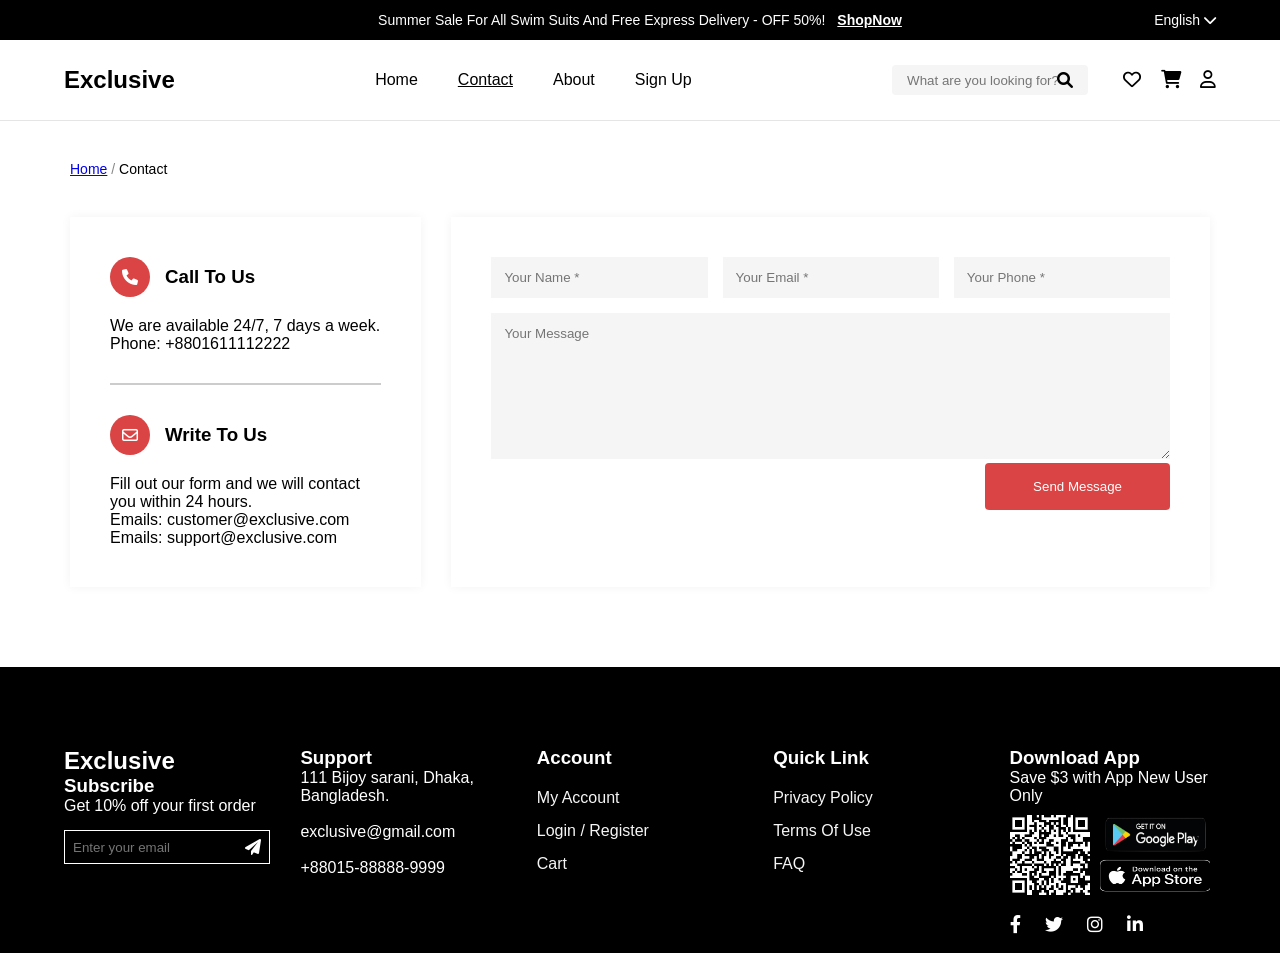
<file: contact.html>
<!DOCTYPE html>
<html lang="ar" dir="ltr">
<head>
    <meta charset="UTF-8">
    <meta name="viewport" content="width=device-width, initial-scale=1.0">
    <title> Contact Us</title>
    <link rel="stylesheet" href="https://cdnjs.cloudflare.com/ajax/libs/font-awesome/6.0.0/css/all.min.css">
    <link rel="stylesheet" href="assets/css/contact.css">
</head>
<body>

    <header class="main-header">
        <div class="top-banner">
            <p>Summer Sale For All Swim Suits And Free Express Delivery - OFF 50%! <a href="#">ShopNow</a></p>
            <div class="lang-selector">
                English <i class="fas fa-chevron-down"></i>
            </div>
        </div>
        
        <nav class="navbar">
            <div class="logo">Exclusive</div>
            <ul class="nav-links">
                <li><a href="homepage.html">Home</a></li>
                <li><a href="contact.html" class="active">Contact</a></li>
                <li><a href="about.html">About</a></li>
                <li><a href="signup.html">Sign Up</a></li>
            </ul>
            <div class="nav-actions">
                <div class="search-box">
                    <input type="text" placeholder="What are you looking for?">
                    <i class="fas fa-search"></i>
                </div>
                <div class="icons">
                    <i class="far fa-heart"></i>
                    <i class="fas fa-shopping-cart"></i>
                    <i class="far fa-user"></i>
                </div>
            </div>
        </nav>
    </header>
    <hr class="divider">

    <div class="container">
        <nav class="breadcrumb">
            <a href="homepage.html">Home</a> / <span>Contact</span>
        </nav>

        <main class="contact-section">
            <aside class="contact-info">
                <div class="info-group">
                    <div class="header-with-icon">
                        <span class="icon-bg"><i class="fas fa-phone"></i></span>
                        <h3>Call To Us</h3>
                    </div>
                    <p>We are available 24/7, 7 days a week.</p>
                    <p>Phone: +8801611112222</p>
                </div>
                <hr class="inner-hr">
                <div class="info-group">
                    <div class="header-with-icon">
                        <span class="icon-bg"><i class="far fa-envelope"></i></span>
                        <h3>Write To Us</h3>
                    </div>
                    <p>Fill out our form and we will contact you within 24 hours.</p>
                    <p>Emails: customer@exclusive.com</p>
                    <p>Emails: support@exclusive.com</p>
                </div>
            </aside>

            <section class="contact-form-container">
                <form>
                    <div class="form-row">
                        <input type="text" placeholder="Your Name *" required>
                        <input type="email" placeholder="Your Email *" required>
                        <input type="tel" placeholder="Your Phone *" required>
                    </div>
                    <textarea placeholder="Your Message" rows="8"></textarea>
                    <div class="btn-wrapper">
                        <button type="submit">Send Message</button>
                    </div>
                </form>
            </section>
        </main>
    </div>

    <footer class="main-footer">
        <div class="footer-grid">
            <div class="footer-col">
                <h2 class="footer-logo">Exclusive</h2>
                <h3>Subscribe</h3>
                <p>Get 10% off your first order</p>
                <div class="subscribe-input">
                    <input type="email" placeholder="Enter your email">
                    <i class="fas fa-paper-plane"></i>
                </div>
            </div>

            <div class="footer-col">
                <h3>Support</h3>
                <p>111 Bijoy sarani, Dhaka, Bangladesh.</p>
                <br>
                <p>exclusive@gmail.com</p>
                <br>
                <p>+88015-88888-9999</p>
            </div>

            <div class="footer-col">
                <h3>Account</h3>
                <ul>
                    <li>My Account</li>
                    <li>Login / Register</li>
                    <li>Cart</li>
                </ul>
            </div>

            <div class="footer-col">
                <h3>Quick Link</h3>
                <ul>
                    <li>Privacy Policy</li>
                    <li>Terms Of Use</li>
                    <li>FAQ</li>
                </ul>
            </div>

            <div class="footer-col">
                <h3>Download App</h3>
                <p class="promo-text">Save $3 with App New User Only</p>
                <div class="app-download-area">
                    <img src="assets/images/qr-code.jpg" alt="QR" class="qr-code">
                    <div class="store-imgs">
                        <img src="assets/images/google-play.png" alt="Google Play">
                        <img src="assets/images/app-store.png" alt="App Store">
                    </div>
                </div>
                <div class="social-links">
                    <i class="fab fa-facebook-f"></i>
                    <i class="fab fa-twitter"></i>
                    <i class="fab fa-instagram"></i>
                    <i class="fab fa-linkedin-in"></i>
                </div>
            </div>
        </div>
       
    </footer>

</body>
</html>
</file>
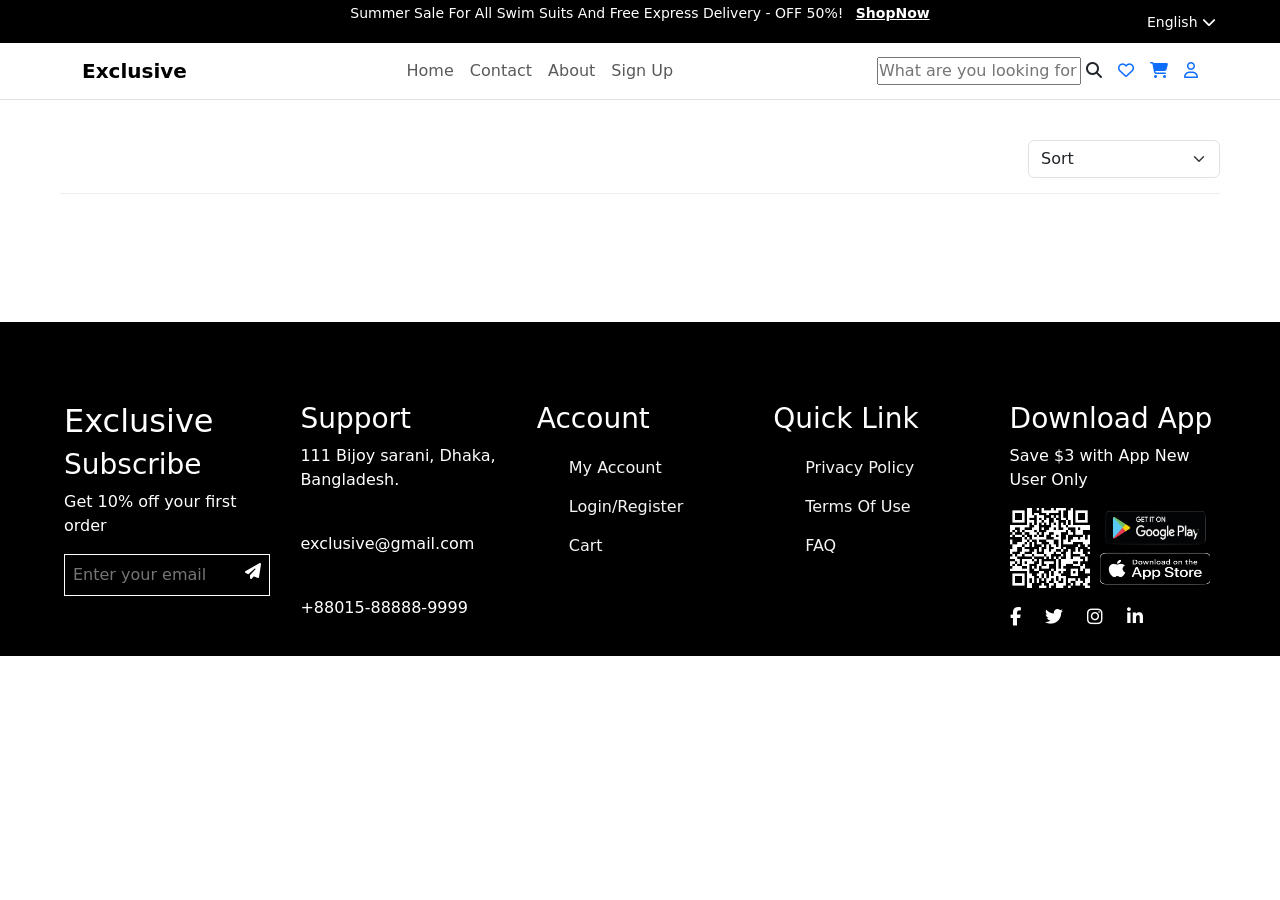
<file: products.html>
<!DOCTYPE html>
<html lang="en">

<head>
  <meta charset="UTF-8">
  <meta name="viewport" content="width=device-width, initial-scale=1.0">
  <title>Products</title>

  <!-- CSS -->
  <link rel="stylesheet" href="assets/css/products.css">

  <!-- Bootstrap -->
  <link href="https://cdn.jsdelivr.net/npm/bootstrap@5.3.8/dist/css/bootstrap.min.css" rel="stylesheet">
  <script src="https://cdn.jsdelivr.net/npm/bootstrap@5.3.8/dist/js/bootstrap.bundle.min.js"></script>

  <!-- Font Awesome -->
  <link rel="stylesheet" href="https://cdnjs.cloudflare.com/ajax/libs/font-awesome/6.5.0/css/all.min.css">
</head>

<body>

  <div class="top-banner">
    <p>Summer Sale For All Swim Suits And Free Express Delivery - OFF 50%! <a href="#">ShopNow</a></p>
    <div class="lang-selector">
      English <i class="fas fa-chevron-down"></i>
    </div>
  </div>

  <nav class="navbar navbar-expand-lg bg-white border-bottom">
    <div class="container">
      <a class="navbar-brand fw-bold" href="#">Exclusive</a>

      <ul class="navbar-nav mx-auto">
        <li class="nav-item"><a class="nav-link" href="homepage.html">Home</a></li>
        <li class="nav-item"><a class="nav-link" href="contact.html">Contact</a></li>
        <li class="nav-item"><a class="nav-link" href="account.html">About</a></li>
        <li class="nav-item"><a class="nav-link" href="signup.html">Sign Up</a></li>
      </ul>

      <div class="d-flex align-items-center gap-3">
        <div class="search-box">
          <input type="text" id="searchInput" placeholder="What are you looking for">
          <i class="fa-solid fa-magnifying-glass" onclick="searchProducts()"></i>
        </div>

        <a href="products.html"><i class="fa-regular fa-heart"></i></a>
        <a href="cart.html"><i class="fa-solid fa-cart-shopping"></i></a>
        <a href="account.html"><i class="fa-regular fa-user"></i></a>
      </div>
    </div>
  </nav>

  <!-- PRODUCTS SECTION -->

  <!-- PRODUCTS SECTION -->
  <section class="products-section">

    <!-- Products count -->
    <div class="products-header d-flex justify-content-between align-items-center mb-4">

      <p class="products-count mb-0" id="productsCount"></p>

      <!-- simple filter placeholder -->
      <select class="form-select w-auto" id="sortProducts">
        <option value="">Sort</option>
        <option value="priceLow">Price: Low → High</option>
        <option value="priceHigh">Price: High → Low</option>
        <option value="name">Name</option>
      </select>

    </div>

    <!-- Products Grid -->
    <div class="products-grid" id="products-container">

      <!-- Skeleton loading -->
      <div class="skeleton-grid" id="skeleton">

        <div class="skeleton-card">
          <div class="skeleton-img"></div>
          <div class="skeleton-body">
            <div class="skeleton-line long"></div>
            <div class="skeleton-line short"></div>
          </div>
        </div>

        <div class="skeleton-card">
          <div class="skeleton-img"></div>
          <div class="skeleton-body">
            <div class="skeleton-line long"></div>
            <div class="skeleton-line short"></div>
          </div>
        </div>

        <div class="skeleton-card">
          <div class="skeleton-img"></div>
          <div class="skeleton-body">
            <div class="skeleton-line long"></div>
            <div class="skeleton-line short"></div>
          </div>
        </div>

        <div class="skeleton-card">
          <div class="skeleton-img"></div>
          <div class="skeleton-body">
            <div class="skeleton-line long"></div>
            <div class="skeleton-line short"></div>
          </div>
        </div>

      </div>

    </div>

    <!-- Pagination -->
    <nav class="pagination-wrap mt-5">
      <ul class="pagination justify-content-center" id="pagination"></ul>
    </nav>

  </section>
  <!-- FOOTER -->

  <footer class="main-footer">
    <div class="footer-grid">
      <div class="footer-col">
        <h2 class="footer-logo">Exclusive</h2>
        <h3>Subscribe</h3>
        <p>Get 10% off your first order</p>
        <div class="subscribe-input">
          <input type="email" placeholder="Enter your email">
          <i class="fas fa-paper-plane"></i>
        </div>
      </div>

      <div class="footer-col">
        <h3>Support</h3>
        <p>111 Bijoy sarani, Dhaka, Bangladesh.</p>
        <br>
        <p>exclusive@gmail.com</p>
        <br>
        <p>+88015-88888-9999</p>
      </div>

      <div class="footer-col">
        <h3>Account</h3>
        <ul>
          <li>My Account</li>
          <li>Login/Register</li>
          <li>Cart</li>
        </ul>
      </div>

      <div class="footer-col">
        <h3>Quick Link</h3>
        <ul>
          <li>Privacy Policy</li>
          <li>Terms Of Use</li>
          <li>FAQ</li>
        </ul>
      </div>

      <div class="footer-col">
        <h3>Download App</h3>
        <p class="promo-text">Save $3 with App New User Only</p>
        <div class="app-download-area">
          <img src="assets/images/qr-code.jpg" alt="QR" class="qr-code">
          <div class="store-imgs">
            <img src="assets/images/google-play.png" alt="Google Play">
            <img src="assets/images/app-store.png" alt="App Store">
          </div>
        </div>
        <div class="social-links">
          <i class="fab fa-facebook-f"></i>
          <i class="fab fa-twitter"></i>
          <i class="fab fa-instagram"></i>
          <i class="fab fa-linkedin-in"></i>
        </div>
      </div>
    </div>
    
  </footer>
  <!-- JS -->
  <script src="assets/js/products.js"></script>

</body>

</html>
</file>
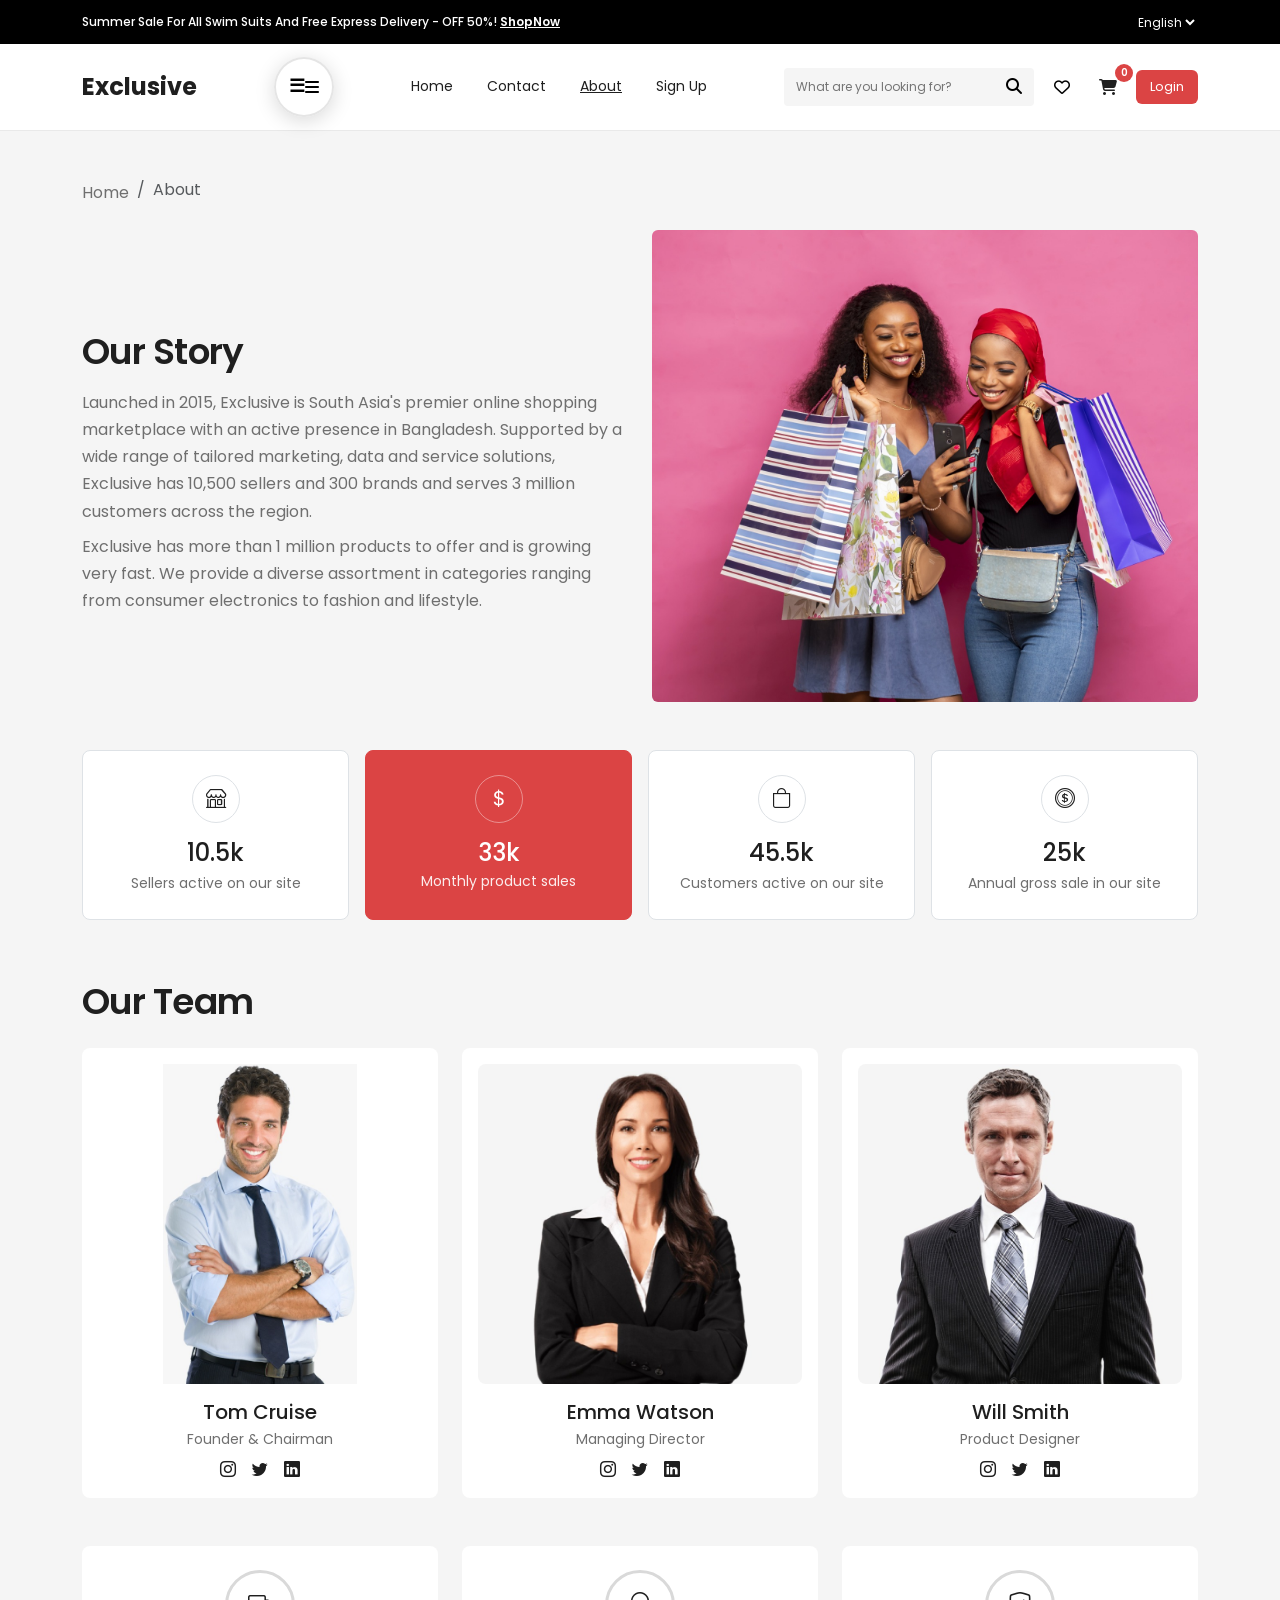
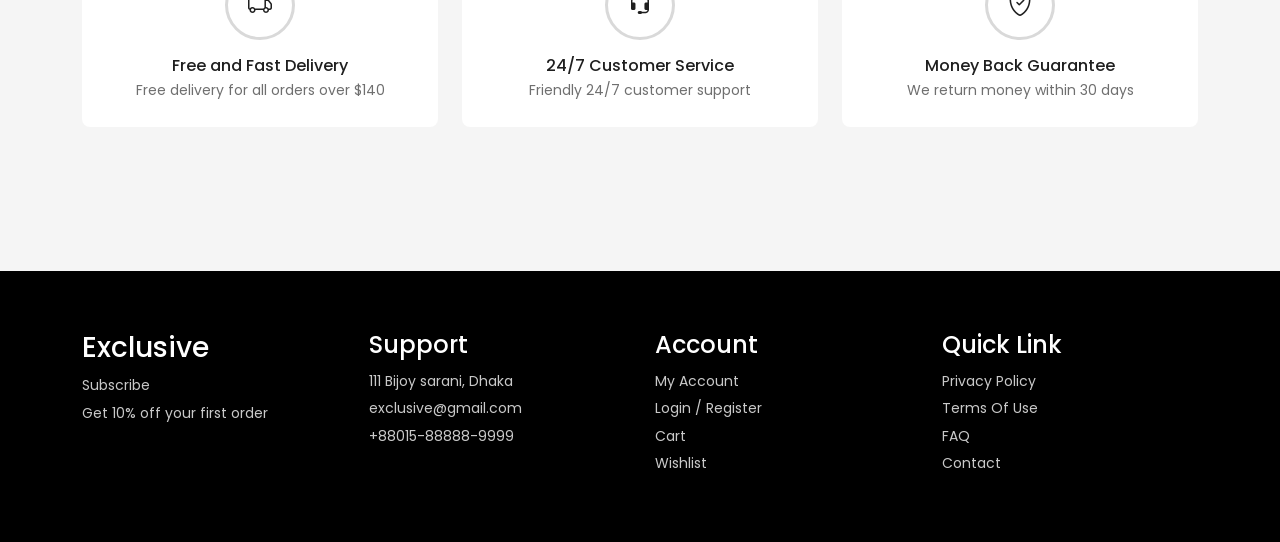
<file: client/about.html>
<!doctype html>
<html lang="en">
	<head>
		<meta charset="UTF-8" />
		<meta name="viewport" content="width=device-width, initial-scale=1.0" />
		<title>About - Exclusive</title>
		<link
			href="https://cdn.jsdelivr.net/npm/bootstrap@5.3.3/dist/css/bootstrap.min.css"
			rel="stylesheet"
		/>
		<link
			href="https://cdn.jsdelivr.net/npm/bootstrap-icons@1.11.3/font/bootstrap-icons.css"
			rel="stylesheet"
		/>
		<link rel="preconnect" href="https://fonts.googleapis.com" />
		<link rel="preconnect" href="https://fonts.gstatic.com" crossorigin />
		<link
			href="https://fonts.googleapis.com/css2?family=Poppins:wght@400;500;600;700&display=swap"
			rel="stylesheet"
		/>
		<link
			rel="stylesheet"
			href="https://cdnjs.cloudflare.com/ajax/libs/font-awesome/6.6.0/css/all.min.css"
		/>
		<link rel="stylesheet" href="./assets/css/base.css" />
		<link rel="stylesheet" href="./assets/css/about.css" />
		<link rel="stylesheet" href="./assets/css/style.css" />
	</head>
	<body class="about-page">
		<div class="top-bar">
			<div class="container top-bar-inner">
				<p>
					Summer Sale For All Swim Suits And Free Express Delivery -
					OFF 50%! <a href="./index.html">ShopNow</a>
				</p>
				<select id="languageSelect" aria-label="Language">
					<option>English</option>
					<option>Arabic</option>
				</select>
			</div>
		</div>

		<header class="header">
			<div class="container header-inner">
				<a class="logo" href="./index.html">Exclusive</a>
				<button
					class="mobile-menu-btn"
					id="mobileMenuBtn"
					aria-label="Open menu"
				>
					<i class="fa-solid fa-bars"></i>
				</button>
				<nav class="nav" id="mainNav">
					<a href="./index.html">Home</a>
					<a href="./contact.html">Contact</a>
					<a class="active" href="./about.html">About</a>
					<a href="./signup.html">Sign Up</a>
				</nav>
				<div class="header-actions">
					<div class="search-box">
						<input
							id="searchInput"
							type="text"
							placeholder="What are you looking for?"
						/>
						<button id="searchBtn" aria-label="Search">
							<i class="fa-solid fa-magnifying-glass"></i>
						</button>
					</div>
					<button class="icon-btn" aria-label="Wishlist">
						<i class="fa-regular fa-heart"></i>
					</button>
					<a
						class="icon-btn cart-icon-wrapper"
						aria-label="Cart"
						href="./cart.html"
					>
						<i class="fa-solid fa-cart-shopping"></i>
						<span class="cart-count-badge" id="cartCount">0</span>
					</a>
					<a class="auth-btn" id="loginBtn" href="./login.html">Login</a>
				</div>
			</div>
		</header>

		<main class="py-5">
			<div class="container">
				<nav aria-label="breadcrumb" class="mb-4">
					<ol class="breadcrumb bg-transparent p-0 mb-0">
						<li class="breadcrumb-item">
							<a href="./index.html" class="text-muted">Home</a>
						</li>
						<li class="breadcrumb-item active" aria-current="page">About</li>
					</ol>
				</nav>

				<section class="mb-5">
					<div class="row align-items-center g-4">
						<div class="col-lg-6">
							<h2 class="fw-semibold mb-3">Our Story</h2>
							<p class="text-muted mb-2">
								Launched in 2015, Exclusive is South Asia's premier online
								shopping marketplace with an active presence in Bangladesh.
								Supported by a wide range of tailored marketing, data and
								service solutions, Exclusive has 10,500 sellers and 300 brands
								and serves 3 million customers across the region.
							</p>
							<p class="text-muted mb-0">
								Exclusive has more than 1 million products to offer and is
								growing very fast. We provide a diverse assortment in categories
								ranging from consumer electronics to fashion and lifestyle.
							</p>
						</div>
						<div class="col-lg-6">
							<img
								src="assets/images/ShoppersWithBags.jpeg"
								alt="Shoppers with bags"
								class="w-100 rounded"
							/>
						</div>
					</div>
				</section>

				<section class="mb-5">
					<div class="row g-3">
						<div class="col-6 col-md-3">
							<div
								class="border rounded-3 py-4 text-center bg-white h-100 stat-card"
							>
								<div
									class="rounded-circle d-flex align-items-center justify-content-center border mb-3 mx-auto"
									style="width: 48px; height: 48px"
								>
									<i class="bi bi-shop fs-5"></i>
								</div>
								<h3 class="h4 mb-1">10.5k</h3>
								<p class="text-muted small mb-0">Sellers active on our site</p>
							</div>
						</div>

						<div class="col-6 col-md-3">
							<div
								class="border rounded-3 py-4 text-center h-100 stat-card active"
							>
								<div
									class="rounded-circle d-flex align-items-center justify-content-center border mb-3 mx-auto"
									style="width: 48px; height: 48px"
								>
									<i class="bi bi-currency-dollar fs-5"></i>
								</div>
								<h3 class="h4 mb-1">33k</h3>
								<p class="small mb-0">Monthly product sales</p>
							</div>
						</div>

						<div class="col-6 col-md-3">
							<div
								class="border rounded-3 py-4 text-center bg-white h-100 stat-card"
							>
								<div
									class="rounded-circle d-flex align-items-center justify-content-center border mb-3 mx-auto"
									style="width: 48px; height: 48px"
								>
									<i class="bi bi-bag fs-5"></i>
								</div>
								<h3 class="h4 mb-1">45.5k</h3>
								<p class="text-muted small mb-0">Customers active on our site</p>
							</div>
						</div>

						<div class="col-6 col-md-3">
							<div
								class="border rounded-3 py-4 text-center bg-white h-100 stat-card"
							>
								<div
									class="rounded-circle d-flex align-items-center justify-content-center border mb-3 mx-auto"
									style="width: 48px; height: 48px"
								>
									<i class="bi bi-coin fs-5"></i>
								</div>
								<h3 class="h4 mb-1">25k</h3>
								<p class="text-muted small mb-0">
									Annual gross sale in our site
								</p>
							</div>
						</div>
					</div>
				</section>

				<section class="mb-5">
					<div class="d-flex justify-content-between align-items-center mb-4">
						<h2 class="fw-semibold mb-0">Our Team</h2>
					</div>

					<div class="row g-4">
						<div class="col-md-4">
							<div class="bg-white rounded-3 h-100 text-center p-3">
								<img
									src="assets/images/person1.jpeg"
									alt="Team member 1"
									class="w-100 mb-3 rounded-3"
									style="height: 320px; object-fit: contain"
								/>
								<h3 class="h5 mb-1">Tom Cruise</h3>
								<p class="text-muted small mb-2">Founder &amp; Chairman</p>
								<div class="d-flex justify-content-center gap-3">
									<a href="#"><i class="bi bi-instagram"></i></a>
									<a href="#"><i class="bi bi-twitter"></i></a>
									<a href="#"><i class="bi bi-linkedin"></i></a>
								</div>
							</div>
						</div>

						<div class="col-md-4">
							<div class="bg-white rounded-3 h-100 text-center p-3">
								<img
									src="assets/images/person2.jpeg"
									alt="Team member 2"
									class="w-100 mb-3 rounded-3"
									style="height: 320px; object-fit: cover"
								/>
								<h3 class="h5 mb-1">Emma Watson</h3>
								<p class="text-muted small mb-2">Managing Director</p>
								<div class="d-flex justify-content-center gap-3">
									<a href="#"><i class="bi bi-instagram"></i></a>
									<a href="#"><i class="bi bi-twitter"></i></a>
									<a href="#"><i class="bi bi-linkedin"></i></a>
								</div>
							</div>
						</div>

						<div class="col-md-4">
							<div class="bg-white rounded-3 h-100 text-center p-3">
								<img
									src="assets/images/person3.jpeg"
									alt="Team member 3"
									class="w-100 mb-3 rounded-3"
									style="height: 320px; object-fit: cover"
								/>
								<h3 class="h5 mb-1">Will Smith</h3>
								<p class="text-muted small mb-2">Product Designer</p>
								<div class="d-flex justify-content-center gap-3">
									<a href="#"><i class="bi bi-instagram"></i></a>
									<a href="#"><i class="bi bi-twitter"></i></a>
									<a href="#"><i class="bi bi-linkedin"></i></a>
								</div>
							</div>
						</div>
					</div>
				</section>

				<section class="pb-3">
					<div class="row g-4 justify-content-center">
						<div class="col-md-4">
							<div class="text-center bg-white rounded-3 py-4 h-100">
								<div
									class="mx-auto mb-3 d-flex align-items-center justify-content-center rounded-circle border border-3"
									style="width: 70px; height: 70px"
								>
									<i class="bi bi-truck fs-4"></i>
								</div>
								<h3 class="h6 mb-1">Free and Fast Delivery</h3>
								<p class="text-muted small mb-0">
									Free delivery for all orders over $140
								</p>
							</div>
						</div>

						<div class="col-md-4">
							<div class="text-center bg-white rounded-3 py-4 h-100">
								<div
									class="mx-auto mb-3 d-flex align-items-center justify-content-center rounded-circle border border-3"
									style="width: 70px; height: 70px"
								>
									<i class="bi bi-headset fs-4"></i>
								</div>
								<h3 class="h6 mb-1">24/7 Customer Service</h3>
								<p class="text-muted small mb-0">
									Friendly 24/7 customer support
								</p>
							</div>
						</div>

						<div class="col-md-4">
							<div class="text-center bg-white rounded-3 py-4 h-100">
								<div
									class="mx-auto mb-3 d-flex align-items-center justify-content-center rounded-circle border border-3"
									style="width: 70px; height: 70px"
								>
									<i class="bi bi-shield-check fs-4"></i>
								</div>
								<h3 class="h6 mb-1">Money Back Guarantee</h3>
								<p class="text-muted small mb-0">
									We return money within 30 days
								</p>
							</div>
						</div>
					</div>
				</section>
			</div>
		</main>

		<footer class="footer">
			<div class="container footer-grid">
				<div>
					<h3>Exclusive</h3>
					<p>Subscribe</p>
					<p>Get 10% off your first order</p>
				</div>
				<div>
					<h4>Support</h4>
					<p>111 Bijoy sarani, Dhaka</p>
					<p>exclusive@gmail.com</p>
					<p>+88015-88888-9999</p>
				</div>
				<div>
					<h4>Account</h4>
					<a href="#">My Account</a>
					<a href="#">Login / Register</a>
					<a href="#">Cart</a>
					<a href="#">Wishlist</a>
				</div>
				<div>
					<h4>Quick Link</h4>
					<a href="#">Privacy Policy</a>
					<a href="#">Terms Of Use</a>
					<a href="#">FAQ</a>
					<a href="#">Contact</a>
				</div>
			</div>
		</footer>

		<script src="https://cdn.jsdelivr.net/npm/bootstrap@5.3.3/dist/js/bootstrap.bundle.min.js"></script>
		<script src="./assets/js/main.js"></script>
		<script src="./assets/js/cart.js"></script>
		<script src="./assets/js/about.js"></script>
	</body>
</html>
</file>
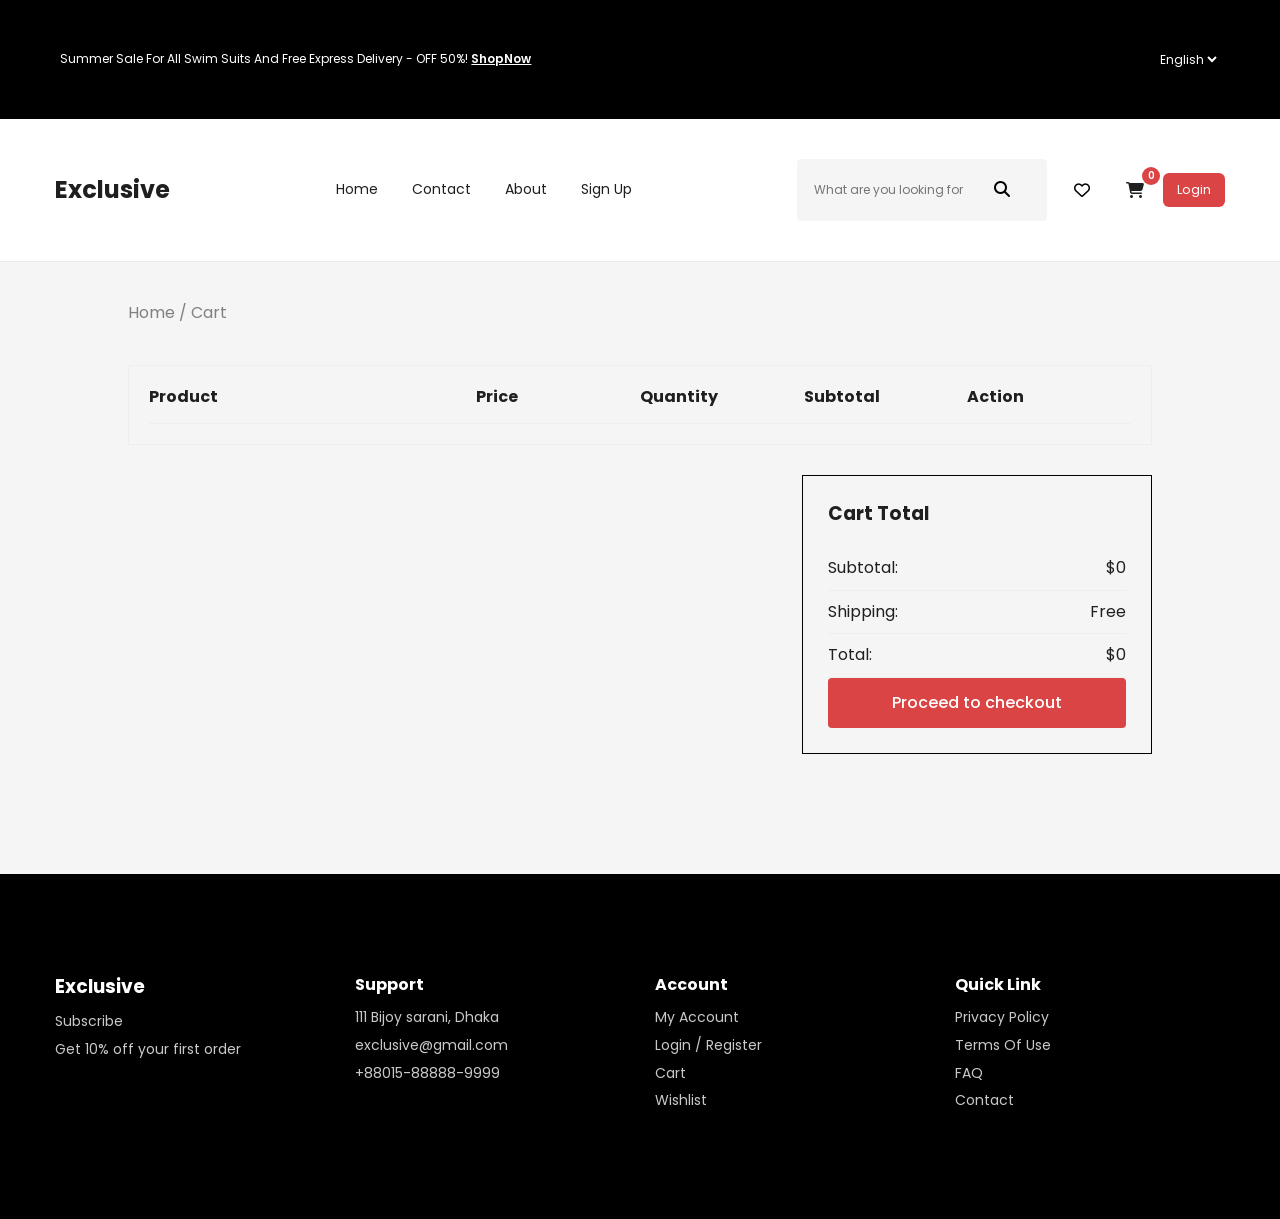
<file: client/cart.html>
<!doctype html>
<html lang="en">
	<head>
		<meta charset="UTF-8" />
		<meta name="viewport" content="width=device-width, initial-scale=1.0" />
		<title>Cart - Exclusive</title>
		<link rel="preconnect" href="https://fonts.googleapis.com" />
		<link rel="preconnect" href="https://fonts.gstatic.com" crossorigin />
		<link
			href="https://fonts.googleapis.com/css2?family=Poppins:wght@400;500;600;700&display=swap"
			rel="stylesheet"
		/>
		<link
			rel="stylesheet"
			href="https://cdnjs.cloudflare.com/ajax/libs/font-awesome/6.6.0/css/all.min.css"
		/>
		<link rel="stylesheet" href="./assets/css/base.css" />
		<link rel="stylesheet" href="./assets/css/cart.css" />
		<link rel="stylesheet" href="./assets/css/style.css" />
	</head>
	<body>
		<div class="top-bar">
			<div class="container top-bar-inner">
				<p>
					Summer Sale For All Swim Suits And Free Express Delivery -
					OFF 50%! <a href="./index.html">ShopNow</a>
				</p>
				<select id="languageSelect" aria-label="Language">
					<option>English</option>
					<option>Arabic</option>
				</select>
			</div>
		</div>

		<header class="header">
			<div class="container header-inner">
				<a class="logo" href="./index.html">Exclusive</a>
				<button
					class="mobile-menu-btn"
					id="mobileMenuBtn"
					aria-label="Open menu"
				>
					<i class="fa-solid fa-bars"></i>
				</button>
				<nav class="nav" id="mainNav">
					<a href="./index.html">Home</a>
					<a href="./contact.html">Contact</a>
					<a href="./about.html">About</a>
					<a href="./signup.html">Sign Up</a>
				</nav>
				<div class="header-actions">
					<div class="search-box">
						<input
							id="searchInput"
							type="text"
							placeholder="What are you looking for?"
						/>
						<button id="searchBtn" aria-label="Search">
							<i class="fa-solid fa-magnifying-glass"></i>
						</button>
					</div>
					<button class="icon-btn" aria-label="Wishlist">
						<i class="fa-regular fa-heart"></i>
					</button>
					<a
						class="icon-btn cart-icon-wrapper"
						aria-label="Cart"
						href="./cart.html"
					>
						<i class="fa-solid fa-cart-shopping"></i>
						<span class="cart-count-badge" id="cartCount">0</span>
					</a>
					<a class="auth-btn" id="loginBtn" href="./login.html">Login</a>
				</div>
			</div>
		</header>

		<div class="container">
			<nav class="breadcrumb">
				<a href="./index.html">Home</a> / <span>Cart</span>
			</nav>

			<div class="cart-wrapper">
				<div class="cart-table">
					<div class="cart-header">
						<span>Product</span>
						<span>Price</span>
						<span>Quantity</span>
						<span>Subtotal</span>
						<span>Action</span>
					</div>

					<div id="cart-items"></div>
				</div>

				<div class="cart-total">
					<h3>Cart Total</h3>

					<div class="row">
						<span>Subtotal:</span>
						<span id="subtotal">$0</span>
					</div>

					<div class="row">
						<span>Shipping:</span>
						<span>Free</span>
					</div>

					<div class="row">
						<span>Total:</span>
						<span id="total">$0</span>
					</div>

					<button id="checkoutBtn" class="checkout-btn">
						Proceed to checkout
					</button>
				</div>
			</div>
		</div>

		<footer class="footer">
			<div class="container footer-grid">
				<div>
					<h3>Exclusive</h3>
					<p>Subscribe</p>
					<p>Get 10% off your first order</p>
				</div>
				<div>
					<h4>Support</h4>
					<p>111 Bijoy sarani, Dhaka</p>
					<p>exclusive@gmail.com</p>
					<p>+88015-88888-9999</p>
				</div>
				<div>
					<h4>Account</h4>
					<a href="#">My Account</a>
					<a href="#">Login / Register</a>
					<a href="#">Cart</a>
					<a href="#">Wishlist</a>
				</div>
				<div>
					<h4>Quick Link</h4>
					<a href="#">Privacy Policy</a>
					<a href="#">Terms Of Use</a>
					<a href="#">FAQ</a>
					<a href="#">Contact</a>
				</div>
			</div>
		</footer>

		<script src="./assets/js/main.js"></script>
		<script src="./assets/js/cart.js"></script>
	</body>
</html>
</file>
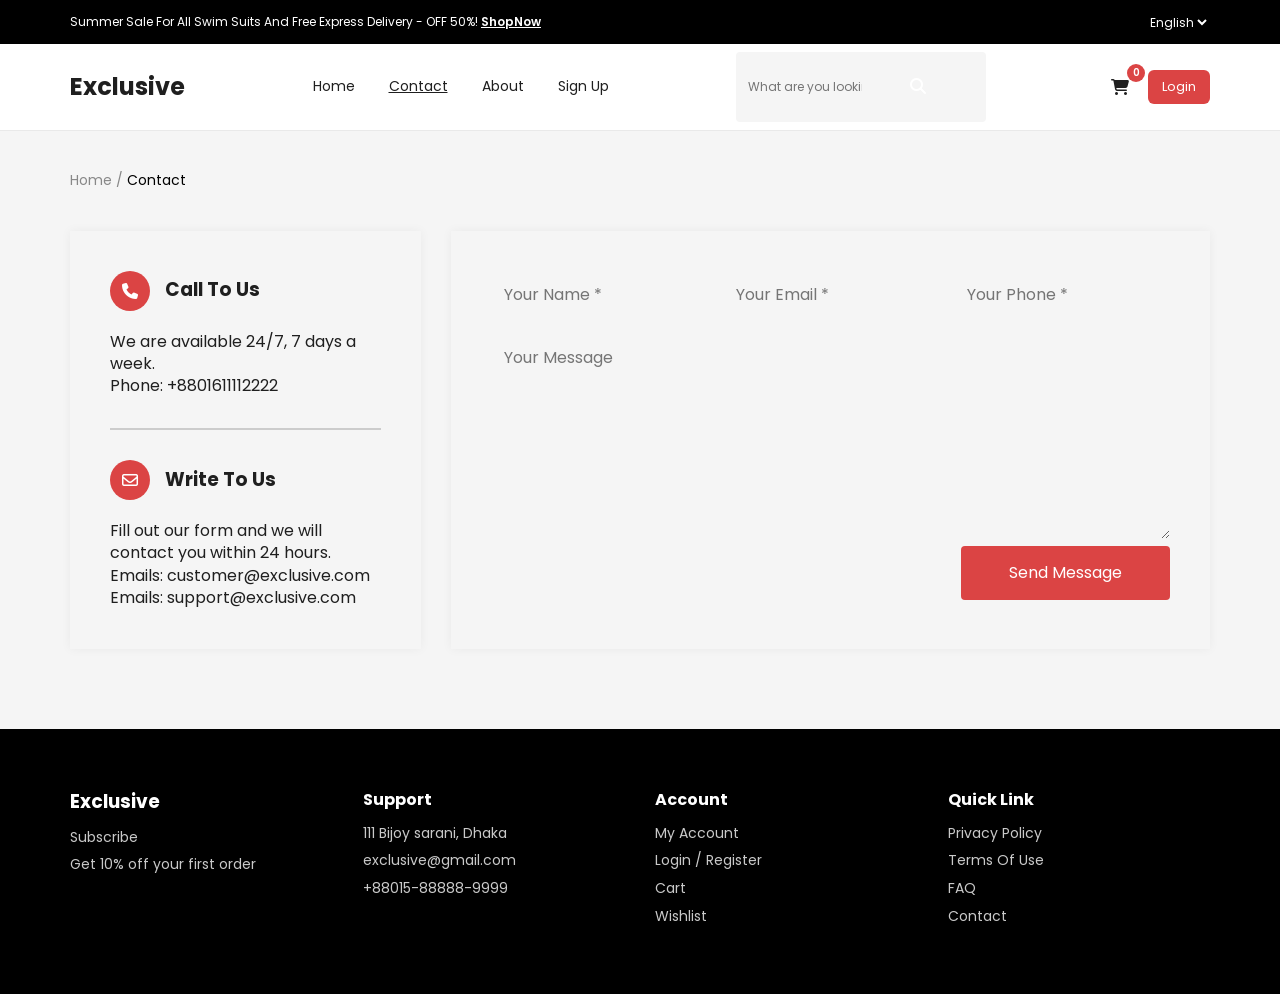
<file: client/contact.html>
<!doctype html>
<html lang="en">
	<head>
		<meta charset="UTF-8" />
		<meta name="viewport" content="width=device-width, initial-scale=1.0" />
		<title>Contact - Exclusive</title>
		<link rel="preconnect" href="https://fonts.googleapis.com" />
		<link rel="preconnect" href="https://fonts.gstatic.com" crossorigin />
		<link
			href="https://fonts.googleapis.com/css2?family=Poppins:wght@400;500;600;700&display=swap"
			rel="stylesheet"
		/>
		<link
			rel="stylesheet"
			href="https://cdnjs.cloudflare.com/ajax/libs/font-awesome/6.6.0/css/all.min.css"
		/>
		<link rel="stylesheet" href="./assets/css/base.css" />
		<link rel="stylesheet" href="./assets/css/contact.css" />
		<link rel="stylesheet" href="./assets/css/style.css" />
	</head>
	<body>
		<div class="top-bar">
			<div class="container top-bar-inner">
				<p>
					Summer Sale For All Swim Suits And Free Express Delivery -
					OFF 50%!
					<a href="./index.html">ShopNow</a>
				</p>
				<select id="languageSelect" aria-label="Language">
					<option>English</option>
					<option>Arabic</option>
				</select>
			</div>
		</div>

		<header class="header">
			<div class="container header-inner">
				<a class="logo" href="./index.html">Exclusive</a>
				<button
					class="mobile-menu-btn"
					id="mobileMenuBtn"
					aria-label="Open menu"
				>
					<i class="fa-solid fa-bars"></i>
				</button>
				<nav class="nav" id="mainNav">
					<a href="./index.html">Home</a>
					<a class="active" href="./contact.html">Contact</a>
					<a href="./about.html">About</a>
					<a href="./signup.html">Sign Up</a>
				</nav>
				<div class="header-actions">
					<div class="search-box">
						<input
							id="searchInput"
							type="text"
							placeholder="What are you looking for?"
						/>
						<button id="searchBtn" aria-label="Search">
							<i class="fa-solid fa-magnifying-glass"></i>
						</button>
					</div>
					<button class="icon-btn" aria-label="Wishlist">
						<i class="fa-regular fa-heart"></i>
					</button>
					<a
						class="icon-btn cart-icon-wrapper"
						aria-label="Cart"
						href="./cart.html"
					>
						<i class="fa-solid fa-cart-shopping"></i>
						<span class="cart-count-badge" id="cartCount">0</span>
					</a>
					<a class="auth-btn" id="loginBtn" href="./login.html">Login</a>
				</div>
			</div>
		</header>

		<div class="container">
			<nav class="breadcrumb">
				<a href="./index.html">Home</a> / <span>Contact</span>
			</nav>

			<main class="contact-section">
				<aside class="contact-info">
					<div class="info-group">
						<div class="header-with-icon">
							<span class="icon-bg"><i class="fas fa-phone"></i></span>
							<h3>Call To Us</h3>
						</div>
						<p>We are available 24/7, 7 days a week.</p>
						<p>Phone: +8801611112222</p>
					</div>
					<hr class="inner-hr" />
					<div class="info-group">
						<div class="header-with-icon">
							<span class="icon-bg"
								><i class="far fa-envelope"></i
							></span>
							<h3>Write To Us</h3>
						</div>
						<p>Fill out our form and we will contact you within 24 hours.</p>
						<p>Emails: customer@exclusive.com</p>
						<p>Emails: support@exclusive.com</p>
					</div>
				</aside>

				<section class="contact-form-container">
					<form>
						<div class="form-row">
							<input type="text" placeholder="Your Name *" required />
							<input type="email" placeholder="Your Email *" required />
							<input type="tel" placeholder="Your Phone *" required />
						</div>
						<textarea placeholder="Your Message" rows="8"></textarea>
						<div class="btn-wrapper">
							<button type="submit">Send Message</button>
						</div>
					</form>
				</section>
			</main>
		</div>

		<footer class="footer">
			<div class="container footer-grid">
				<div>
					<h3>Exclusive</h3>
					<p>Subscribe</p>
					<p>Get 10% off your first order</p>
				</div>
				<div>
					<h4>Support</h4>
					<p>111 Bijoy sarani, Dhaka</p>
					<p>exclusive@gmail.com</p>
					<p>+88015-88888-9999</p>
				</div>
				<div>
					<h4>Account</h4>
					<a href="#">My Account</a>
					<a href="#">Login / Register</a>
					<a href="#">Cart</a>
					<a href="#">Wishlist</a>
				</div>
				<div>
					<h4>Quick Link</h4>
					<a href="#">Privacy Policy</a>
					<a href="#">Terms Of Use</a>
					<a href="#">FAQ</a>
					<a href="#">Contact</a>
				</div>
			</div>
		</footer>

		<script src="./assets/js/main.js"></script>
		<script src="./assets/js/cart.js"></script>
	</body>
</html>
</file>
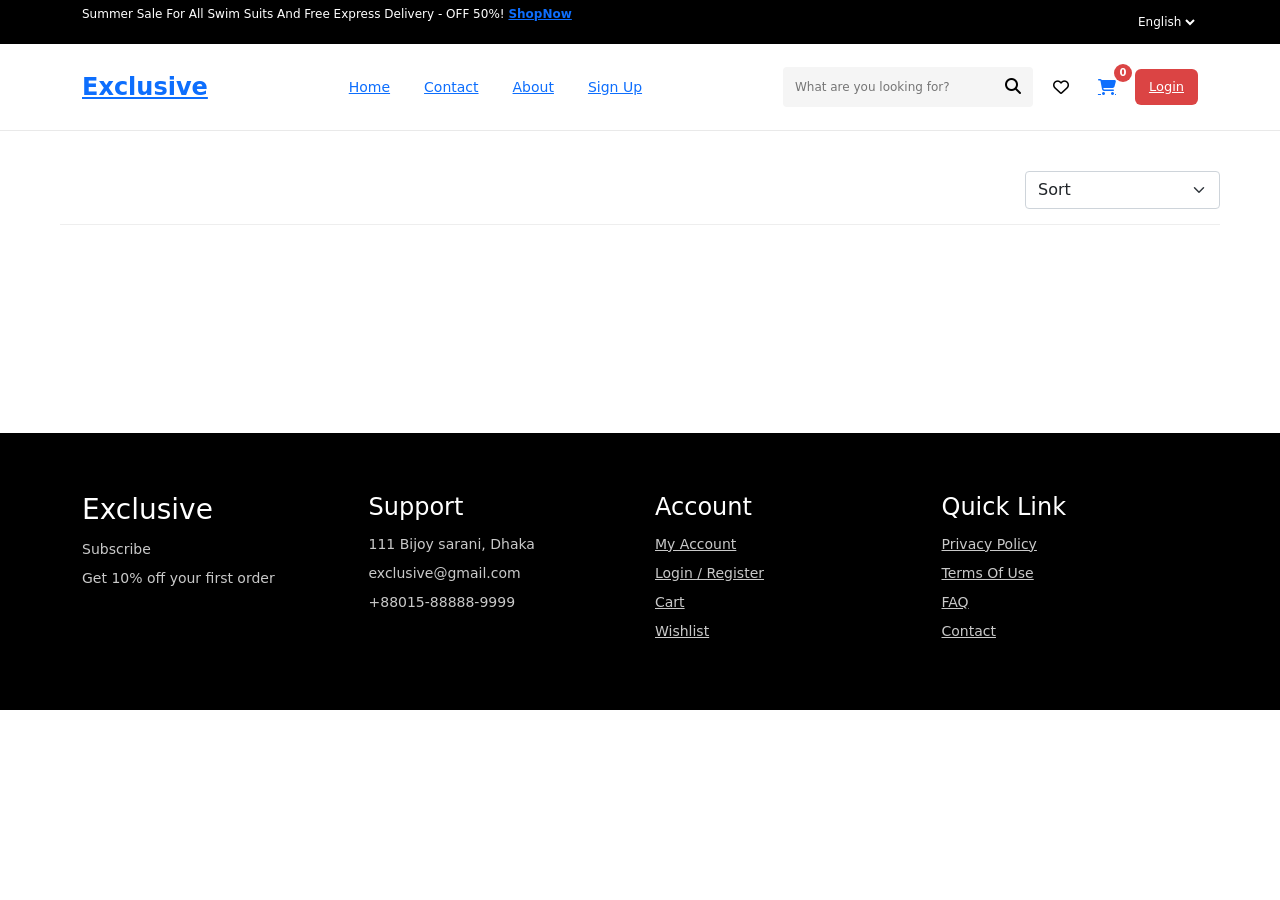
<file: client/products.html>
<!doctype html>
<html lang="en">
	<head>
		<meta charset="UTF-8" />
		<meta name="viewport" content="width=device-width, initial-scale=1.0" />
		<title>Products - Exclusive</title>
		<link rel="preconnect" href="https://fonts.googleapis.com" />
		<link rel="preconnect" href="https://fonts.gstatic.com" crossorigin />
		<link
			href="https://fonts.googleapis.com/css2?family=Poppins:wght@400;500;600;700&display=swap"
			rel="stylesheet"
		/>
		<link
			rel="stylesheet"
			href="https://cdnjs.cloudflare.com/ajax/libs/font-awesome/6.6.0/css/all.min.css"
		/>
		<link rel="stylesheet" href="./assets/css/base.css" />
		<link rel="stylesheet" href="./assets/css/products.css" />
		<link rel="stylesheet" href="./assets/css/style.css" />
		<link rel="stylesheet" href="./assets/css/bootstrap.min.css" />
	</head>

	<body>
		<div class="top-bar">
			<div class="container top-bar-inner">
				<p>
					Summer Sale For All Swim Suits And Free Express Delivery -
					OFF 50%!
					<a href="./index.html">ShopNow</a>
				</p>
				<select id="languageSelect" aria-label="Language">
					<option>English</option>
					<option>Arabic</option>
				</select>
			</div>
		</div>

		<header class="header">
			<div class="container header-inner">
				<a class="logo" href="./index.html">Exclusive</a>
				<button
					class="mobile-menu-btn"
					id="mobileMenuBtn"
					aria-label="Open menu"
				>
					<i class="fa-solid fa-bars"></i>
				</button>
				<nav class="nav" id="mainNav">
					<a href="./index.html">Home</a>
					<a href="./contact.html">Contact</a>
					<a href="./about.html">About</a>
					<a href="./signup.html">Sign Up</a>
				</nav>
				<div class="header-actions">
					<div class="search-box">
						<input
							type="text"
							id="searchInput"
							placeholder="What are you looking for?"
						/>
						<button type="button" id="searchBtn" aria-label="Search">
							<i class="fa-solid fa-magnifying-glass"></i>
						</button>
					</div>
					<button class="icon-btn" aria-label="Wishlist">
						<i class="fa-regular fa-heart"></i>
					</button>
					<a
						class="icon-btn cart-icon-wrapper"
						aria-label="Cart"
						href="./cart.html"
					>
						<i class="fa-solid fa-cart-shopping"></i>
						<span class="cart-count-badge" id="cartCount">0</span>
					</a>
					<a class="auth-btn" id="loginBtn" href="./login.html">Login</a>
				</div>
			</div>
		</header>

		<section class="products-section">
			<div
				class="products-header d-flex justify-content-between align-items-center mb-4"
			>
				<p class="products-count mb-0" id="productsCount"></p>

				<select class="form-select w-auto" id="sortProducts">
					<option value="">Sort</option>
					<option value="priceLow">Price: Low to High</option>
					<option value="priceHigh">Price: High to Low</option>
					<option value="name">Name</option>
				</select>
			</div>

			<div class="products-grid" id="products-container">
				<div class="skeleton-grid" id="skeleton">
					<div class="skeleton-card">
						<div class="skeleton-img"></div>
						<div class="skeleton-body">
							<div class="skeleton-line long"></div>
							<div class="skeleton-line short"></div>
						</div>
					</div>

					<div class="skeleton-card">
						<div class="skeleton-img"></div>
						<div class="skeleton-body">
							<div class="skeleton-line long"></div>
							<div class="skeleton-line short"></div>
						</div>
					</div>

					<div class="skeleton-card">
						<div class="skeleton-img"></div>
						<div class="skeleton-body">
							<div class="skeleton-line long"></div>
							<div class="skeleton-line short"></div>
						</div>
					</div>

					<div class="skeleton-card">
						<div class="skeleton-img"></div>
						<div class="skeleton-body">
							<div class="skeleton-line long"></div>
							<div class="skeleton-line short"></div>
						</div>
					</div>
				</div>
			</div>

			<nav class="pagination-wrap mt-5">
				<ul class="pagination justify-content-center" id="pagination"></ul>
			</nav>
		</section>

		<footer class="footer">
			<div class="container footer-grid">
				<div>
					<h3>Exclusive</h3>
					<p>Subscribe</p>
					<p>Get 10% off your first order</p>
				</div>
				<div>
					<h4>Support</h4>
					<p>111 Bijoy sarani, Dhaka</p>
					<p>exclusive@gmail.com</p>
					<p>+88015-88888-9999</p>
				</div>
				<div>
					<h4>Account</h4>
					<a href="#">My Account</a>
					<a href="#">Login / Register</a>
					<a href="#">Cart</a>
					<a href="#">Wishlist</a>
				</div>
				<div>
					<h4>Quick Link</h4>
					<a href="#">Privacy Policy</a>
					<a href="#">Terms Of Use</a>
					<a href="#">FAQ</a>
					<a href="#">Contact</a>
				</div>
			</div>
		</footer>

		<script src="./assets/js/bootstrap.bundle.min.js"></script>
		<script src="./assets/js/products.js"></script>
		<script src="./assets/js/cart.js"></script>
	</body>
</html>
</file>
<file: assets/css/contact.css>
* {
    margin: 0;
    padding: 0;
    box-sizing: border-box;
    font-family: sans-serif;
}

.container {
    max-width: 1170px;
    margin: 0 auto;
    padding: 0 15px;
}

.top-banner {
    background: #000;
    color: #fff;
    text-align: center;
    padding: 12px 0;
    font-size: 14px;
    position: relative;
}

.top-banner a {
    color: #fff;
    font-weight: bold;
    margin-left: 8px;
}

.lang-selector {
    position: absolute;
    right: 5%;
    top: 50%;
    transform: translateY(-50%);
    cursor: pointer;
}

.navbar {
    display: flex;
    justify-content: space-between;
    align-items: center;
    padding: 25px 5%;
}

.logo {
    font-size: 24px;
    font-weight: bold;
}

.nav-links {
    display: flex;
    list-style: none;
    gap: 40px;
}

.nav-links a {
    text-decoration: none;
    color: #000;
}

.nav-links a.active {
    text-decoration: underline;
}

.nav-actions {
    display: flex;
    align-items: center;
    gap: 20px;
}

.search-box {
    background: #F5F5F5;
    padding: 7px 15px;
    border-radius: 4px;
    display: flex;
    align-items: center;
}

.search-box input {
    border: none;
    background: transparent;
    outline: none;
    width: 150px;
}

.icons i {
    font-size: 18px;
    margin-left: 15px;
    cursor: pointer;
}

.divider {
    border: 0;
    border-top: 1px solid #E5E5E5;
}

.breadcrumb {
    margin: 40px 0;
    color: #888;
    font-size: 14px;
}

.breadcrumb span {
    color: #000;
}

.contact-section {
    display: flex;
    gap: 30px;
    margin-bottom: 80px;
}

.contact-info {
    flex: 1;
    padding: 40px;
    box-shadow: 0 0 10px rgba(0, 0, 0, 0.05);
}

.header-with-icon {
    display: flex;
    align-items: center;
    gap: 15px;
    margin-bottom: 20px;
}

.icon-bg {
    background: #DB4444;
    color: #fff;
    width: 40px;
    height: 40px;
    border-radius: 50%;
    display: flex;
    justify-content: center;
    align-items: center;
}

.inner-hr {
    margin: 30px 0;
    border: 0.5px solid #ccc;
}

.contact-form-container {
    flex: 2.5;
    padding: 40px;
    box-shadow: 0 0 10px rgba(0, 0, 0, 0.05);
}

.form-row {
    display: flex;
    gap: 15px;
    margin-bottom: 15px;
}

.form-row input,
textarea {
    width: 100%;
    padding: 13px;
    background: #F5F5F5;
    border: none;
}

.btn-wrapper {
    text-align: right;
}

button {
    background: #DB4444;
    color: #fff;
    border: none;
    padding: 16px 48px;
    border-radius: 4px;
    cursor: pointer;
}

.main-footer {
    background: #000;
    color: #fff;
    padding: 80px 5% 20px;
}

.footer-grid {
    display: grid;
    grid-template-columns: repeat(5, 1fr);
    gap: 30px;
}

.footer-col ul {
    list-style: none;
    margin-top: 20px;
}

.footer-col li {
    margin-bottom: 15px;
    color: #F5F5F5;
}

.subscribe-input {
    border: 1.5px solid #fff;
    padding: 8px;
    display: flex;
    margin-top: 15px;
}

.subscribe-input input {
    background: transparent;
    border: none;
    color: #fff;
    width: 100%;
    outline: none;
}

.app-download-area {
    display: flex;
    align-items: center;
    gap: 10px;
    margin-top: 10px;
}

.qr-code {
    width: 80px;
    height: 80px;
    display: block;
}

.store-imgs {
    display: flex;
    flex-direction: column;
    gap: 0;
}

.store-imgs img {
    width: 110px;
    height: 40px;
    display: block;
    margin: 0;
    padding: 0;
    cursor: pointer;
}

.social-links {
    margin-top: 20px;
    display: flex;
    gap: 24px;
    font-size: 18px;
}

.social-links i {
    cursor: pointer;
    transition: 0.3s;
}

.social-links i:hover {
    color: #DB4444;
}

.copyright {
    text-align: center;
    border-top: 1px solid #333;
    margin-top: 60px;
    padding-top: 20px;
    color: #555;
}
</file>
<file: assets/css/products.css>
/* =========================
   FONTS
========================= */

@font-face {
  font-family: "poppins";
  src: url(../fonts/Poppins-Regular.ttf);
}

@font-face {
  font-family: "poppins";
  src: url(../fonts/Poppins-Bold.ttf);
  font-weight: bold;
}

/* =========================
   GLOBAL
========================= */

* {
  box-sizing: border-box;
  margin: 0;
  padding: 0;
}

body {
  font-family: "poppins", sans-serif;
  background: #f6f6f6;
  color: #222;
}

/* =========================
   HEADER
========================= */

.top-banner {
  background: #000;
  color: #fff;
  text-align: center;
  padding: 3px 0;
  font-size: 14px;
  position: relative;
  align-items: center;

}

.top-banner a {
  color: #fff;
  font-weight: bold;
  margin-left: 8px;
}

.lang-selector {
  position: absolute;
  right: 5%;
  top: 50%;
  transform: translateY(-50%);
  cursor: pointer;
}

/* =========================
   PRODUCTS SECTION
========================= */

.products-section {
  max-width: 1200px;
  margin: auto;
  padding: 40px 20px;
}

.products-count {
  font-size: 14px;
  margin-bottom: 20px;
  color: #666;
}

/* =========================
   GRID
========================= */

.products-grid {
  display: grid;
  grid-template-columns: repeat(auto-fill, minmax(250px, 1fr));
  gap: 25px;
  align-items: stretch;
}

/* =========================
   PRODUCT CARD
========================= */

.shop-card {
  background: #fff;
  border-radius: 12px;
  overflow: hidden;
  transition: all .25s ease;
  box-shadow: 0 6px 20px rgba(0, 0, 0, 0.07);
  display: flex;
  flex-direction: column;
  height: 100%;
}

.shop-card:hover {
  transform: translateY(-6px);
  box-shadow: 0 14px 30px rgba(0, 0, 0, 0.12);
}

/* =========================
   IMAGE AREA
========================= */

.shop-img {
  position: relative;
  background: #f9f9f9;
  height: 220px;
  display: flex;
  align-items: center;
  justify-content: center;
  padding: 15px;
}

.shop-img img {
  max-width: 100%;
  max-height: 100%;
  object-fit: contain;
  transition: transform .25s ease;
}

.shop-card:hover img {
  transform: scale(1.05);
}

/* =========================
   BADGE
========================= */

.discount-badge {
  position: absolute;
  top: 10px;
  left: 10px;
  background: #e63946;
  color: white;
  font-size: 12px;
  padding: 4px 10px;
  border-radius: 4px;
}

/* =========================
   WISHLIST
========================= */

.wishlist-btn {
  position: absolute;
  top: 10px;
  right: 10px;
  background: white;
  border: none;
  width: 34px;
  height: 34px;
  border-radius: 50%;
  cursor: pointer;
  box-shadow: 0 3px 8px rgba(0, 0, 0, 0.15);
  transition: all .2s;
}

.wishlist-btn:hover {
  background: #f2f2f2;
}

/* =========================
   CARD BODY
========================= */

.shop-body {
  padding: 18px;
  display: flex;
  flex-direction: column;
  flex-grow: 1;
}

.shop-body h4 {
  font-size: 15px;
  margin-bottom: 6px;
  font-weight: 600;
}

.price {
  color: #e63946;
  font-weight: bold;
  font-size: 15px;
  margin-bottom: 8px;
}

.shop-img {
  position: relative;
  background: #f9f9f9;
  height: 220px;
  width: 100%;
  overflow: hidden;
  display: flex;
  align-items: center;
  justify-content: center;
}

.shop-img img {
  width: 100%;
  height: 100%;
  object-fit: contain;
}

.products-header {
  border-bottom: 1px solid #eee;
  padding-bottom: 15px;
}

.pagination-wrap {
  display: flex;
  justify-content: center;
}

.pagination .page-link {
  color: #000;
}

.pagination .active .page-link {
  background: black;
  border-color: black;
}

/* =========================
   STARS
========================= */

.stars {
  color: #f4b400;
  font-size: 13px;
  margin-bottom: 14px;
}

/* =========================
   BUTTON
========================= */

.btn-add {
  margin-top: auto;
  width: 100%;
  padding: 11px;
  background: black;
  color: white;
  border: none;
  cursor: pointer;
  border-radius: 6px;
  font-size: 14px;
  transition: .3s;
}

.btn-add:hover {
  background: #333;
}

/* =========================
   PAGINATION
========================= */

.pagination-wrap {
  margin-top: 40px;
  text-align: center;
}

/* =========================
   EMPTY STATE
========================= */

.empty-state {
  text-align: center;
  padding: 60px;
  color: #777;
}

.empty-state i {
  font-size: 40px;
  margin-bottom: 10px;
}

/* =========================
   FOOTER
========================= */


.main-footer {
  background: #000;
  color: #fff;
  padding: 80px 5% 20px;
}

.footer-grid {
  display: grid;
  grid-template-columns: repeat(5, 1fr);
  gap: 30px;
}

.footer-col ul {
  list-style: none;
  margin-top: 20px;
}

.footer-col li {
  margin-bottom: 15px;
  color: #F5F5F5;
}

.subscribe-input {
  border: 1.5px solid #fff;
  padding: 8px;
  display: flex;
  margin-top: 15px;
}

.subscribe-input input {
  background: transparent;
  border: none;
  color: #fff;
  width: 100%;
  outline: none;
}

.app-download-area {
  display: flex;
  align-items: center;
  gap: 10px;
  margin-top: 10px;
}

.qr-code {
  width: 80px;
  height: 80px;
  display: block;
}

.store-imgs {
  display: flex;
  flex-direction: column;
  gap: 0;
}

.store-imgs img {
  width: 110px;
  height: 40px;
  display: block;
  margin: 0;
  padding: 0;
  cursor: pointer;
}

.social-links {
  margin-top: 20px;
  display: flex;
  gap: 24px;
  font-size: 18px;
}

.social-links i {
  cursor: pointer;
  transition: 0.3s;
}

.social-links i:hover {
  color: #DB4444;
}

.copyright {
  text-align: center;
  border-top: 1px solid #333;
  margin-top: 60px;
  padding-top: 20px;
  color: #555;
}

/* =========================
   RESPONSIVE
========================= */

@media(max-width:768px) {

  .products-grid {
    grid-template-columns: repeat(auto-fill, minmax(200px, 1fr));
  }

  .shop-img {
    height: 180px;
  }

}
</file>
<file: client/assets/css/base.css>
/* =========================
   Base Variables
========================= */
:root {
    --primary: #db4444;
    --dark: #000000;
    --text: #1f1f1f;
    --muted: #6f6f6f;
    --bg: #f5f5f5;
    --white: #ffffff;
    --border: #d9d9d9;

    --secondary-dark: #b03535;
    --bg-light: #ffffff;
    --bg-card: #f5f5f5;
    --bg-dark: #000000;
    --bg-dark-alt: #1a1a1a;
    --text-primary: #1a1a1a;
    --text-inverse: #ffffff;
}

/* =========================
   Reset / Global Defaults
========================= */
* {
    box-sizing: border-box;
    margin: 0;
    padding: 0;
    list-style: none;
}

html,
body {
    width: 100%;
}

/* =========================
   Global Typography
========================= */
body {
    font-family: "Poppins", sans-serif;
    color: var(--text);
    background: var(--bg);
    line-height: 1.4;
}

a {
    color: inherit;
    text-decoration: none;
}

img {
    display: block;
    max-width: 100%;
}

/* =========================
   Global Form Controls
========================= */
button,
input,
select,
textarea {
    font: inherit;
}

/* =========================
   Shared Layout Helpers
========================= */
.container {
    width: min(1170px, 92%);
    margin-inline: auto;
}
</file>
<file: client/assets/css/about.css>
header .mobile-menu-btn {
    all: initial !important; /* Reset ALL inherited styles */
    display: flex !important;
    align-items: center !important;
    justify-content: center !important;
    background: rgba(255,255,255,0.9) !important;
    backdrop-filter: blur(10px) !important;
    border: 2px solid rgba(0,0,0,0.1) !important;
    border-radius: 50% !important;
    width: 56px !important;
    height: 56px !important;
    cursor: pointer !important;
    position: relative !important;
    z-index: 1001 !important;
    box-shadow: 0 4px 20px rgba(0,0,0,0.15) !important;
    transition: all 0.25s cubic-bezier(0.4,0,0.2,1) !important;
}

header .mobile-menu-btn::before {
    content: "☰" !important;
    font-size: 1.1rem !important;
    font-weight: 700 !important;
    color: var(--dark) !important;
    line-height: 1 !important;
    letter-spacing: -0.3px !important;
}

header .mobile-menu-btn:hover {
    background: rgba(219,68,68,0.15) !important;
    box-shadow: 0 8px 25px rgba(219,68,68,0.3) !important;
}

header .mobile-menu-btn:active {
    transform: scale(0.95) !important;
}
/* Top Bar - Perfect Center */
.top-bar {
  background: var(--dark);
  color: var(--white);
  font-size: 0.775rem;
}

.top-bar-inner {
  display: flex !important;
  justify-content: space-between !important;
  align-items: center !important;
  flex-wrap: wrap;
}

.top-bar p {
  margin: 0;
  font-weight: 500;
}

.top-bar a {
  color: var(--white);
  text-decoration: underline;
  font-weight: 600;
}

.top-bar a:hover {
  color: var(--white);
  text-decoration: none;
}

/* About Page Specific Enhancements */
.about-page h2 {
  color: var(--text);
  font-weight: 600;
  letter-spacing: -0.02em;
}

.about-page .text-muted {
  color: var(--muted) !important;
  line-height: 1.7;
}

/* Team Cards Hover */
.about-page .col-md-4 {
  transition: transform 0.2s ease;
}

.about-page .col-md-4:hover {
  transform: translateY(-8px);
}

/* Stats Cards Hover */
.about-page .col-6,
.about-page .col-md-3 {
  transition: transform 0.2s ease;
}

.about-page .col-6:hover,
.about-page .col-md-3:hover {
  transform: translateY(-4px);
}

/* Service Icons */
.about-page .rounded-circle[style*="70px"] {
  background: var(--bg-light);
  border-color: var(--border) !important;
}
.stat-card {
  transition: all 0.3s ease !important;
  cursor: pointer;
}

.stat-card.active {
  background-color: var(--primary) !important;
  color: var(--white) !important;
  border-color: var(--primary) !important;
}

.stat-card.active .rounded-circle {
  border-color: rgba(255,255,255,0.4) !important;
}

.stat-card.active h3,
.stat-card.active p {
  color: var(--white) !important;
}

.stat-card.active p {
  color: rgba(255,255,255,0.9) !important;
}

.stat-card:not(.active) p {
  color: var(--muted) !important;
}

/* Hover */
.stat-card:hover {
  transform: translateY(-4px) !important;
}
/* Responsive Top Bar */
@media (max-width: 768px) {
  .top-bar-inner {
    gap: 1rem;
    font-size: 0.8rem;
  }
  
  .top-bar p {
    font-size: 0.8rem;
  }
}
/* Mobile Navbar */
.mobile-menu-btn {
    background: none;
    border: none;
    font-size: 1.5rem;
    color: var(--dark);
    cursor: pointer;
    padding: 0.5rem;
}

.mobile-menu-overlay {
    position: fixed;
    top: 0;
    left: 0;
    width: 100%;
    height: 100%;
    background: rgba(0,0,0,0.5);
    z-index: 999 !important;
    opacity: 0;
    visibility: hidden;
    transition: all 0.3s ease;
}

.mobile-menu-overlay.active {
    opacity: 1;
    visibility: visible;
}

.mobile-menu {
    position: fixed;
    top: 0;
    right: -100%;
    width: 280px;
    height: 100vh;
    background: var(--white);
    z-index: 999 !important;
    padding: 1rem;
    box-shadow: -4px 0 20px rgba(0,0,0,0.1);
    transition: right 0.3s ease;
    overflow-y: auto;
}

.mobile-menu.active {
  z-index: 1000 !important;
    right: 0;
}

.mobile-menu-header {
    display: flex;
    justify-content: space-between;
    align-items: center;
    margin-bottom: 2rem;
    padding-bottom: 1rem;
    border-bottom: 1px solid var(--border);
}

.close-btn {
    background: none;
    border: none;
    font-size: 1.5rem;
    color: var(--text);
    cursor: pointer;
}

.mobile-menu-list {
    list-style: none;
    margin: 0;
    padding: 0;
}

.mobile-menu-list li {
    margin-bottom: 1rem;
}

.mobile-menu-list a {
    display: block;
    padding: 0.75rem 0;
    font-size: 1.1rem;
    color: var(--text);
    border-bottom: 1px solid transparent;
    transition: all 0.2s ease;
}

.mobile-menu-list a:hover,
.mobile-menu-list a.active {
    color: var(--primary);
    border-bottom-color: var(--primary);
}

.mobile-actions {
    margin-top: 2rem;
    padding-top: 2rem;
    border-top: 1px solid var(--border);
}

.mobile-menu-btn.active {
    opacity: 0 !important;
    visibility: hidden !important;
    pointer-events: none !important;
}

@media (max-width: 991.98px) {
    .nav.d-none.d-lg-flex {
        display: none !important;
    }
    
    .search-box.d-none.d-md-flex {
        display: none !important;
    }
}

/* Tablet adjustments */
@media (max-width: 1199.98px) {
    .header-inner {
        gap: 1rem;
    }
}
/* Smooth Scroll */
html {
  scroll-behavior: smooth;
}
</file>
<file: client/assets/css/style.css>
/* =========================
   Top Bar
========================= */
.top-bar {
	background: var(--dark);
	color: var(--white);
	font-size: 12px;
}

.top-bar-inner {
	min-height: 44px;
	display: flex;
	align-items: center;
	justify-content: space-between;
	gap: 16px;
}

.top-bar .container,
.header .container,
.footer .container {
	width: min(1170px, 92%);
	margin-inline: auto;
}

.top-bar a {
	font-weight: 600;
	text-decoration: underline;
}

.top-bar select {
	border: none;
	background: transparent;
	color: var(--white);
}

/* =========================
   Header / Navigation
========================= */
.header {
	background: var(--white);
	border-bottom: 1px solid #e9e9e9;
}

.header-inner {
	display: flex;
	align-items: center;
	justify-content: space-between;
	gap: 20px;
	min-height: 86px;
}

.logo {
	font-size: 24px;
	font-weight: 700;
}

.nav {
	display: flex;
	gap: 34px;
}

.nav a {
	font-size: 14px;
}

.nav a.active {
	text-decoration: underline;
}

/* Login page uses same navbar without link underline/bottom line */
.signup-page .header {
	border-bottom: none;
}

.signup-page .nav a {
	text-decoration: none;
	border-bottom: none;
}

.header-actions {
	display: flex;
	align-items: center;
	gap: 10px;
}

.search-box {
	display: flex;
	align-items: center;
	background: var(--bg);
	border-radius: 4px;
	padding: 8px 12px;
	width: 250px;
}

.search-box input {
	border: none;
	background: transparent;
	width: 100%;
	outline: none;
	font-size: 12px;
}

.search-box button {
	border: none;
	background: transparent;
	cursor: pointer;
}

.icon-btn,
.auth-btn,
.mobile-menu-btn {
	border: none;
	background: transparent;
	cursor: pointer;
}

.icon-btn {
	width: 36px;
	height: 36px;
	display: inline-flex;
	align-items: center;
	justify-content: center;
	line-height: 1;
	border-radius: 50%;
}

.cart-icon-wrapper {
	position: relative;
}

.cart-count-badge {
	position: absolute;
	top: -5px;
	right: -7px;
	min-width: 18px;
	height: 18px;
	padding: 0 5px;
	border-radius: 999px;
	background: var(--primary);
	color: var(--white);
	font-size: 10px;
	font-weight: 600;
	display: inline-flex;
	align-items: center;
	justify-content: center;
	line-height: 1;
}

.icon-btn:hover {
	background: #efefef;
}

.auth-btn {
	padding: 8px 14px;
	border-radius: 6px;
	background: var(--primary);
	color: var(--white);
	font-size: 13px;
}

.mobile-menu-btn {
	display: none;
}

/* =========================
   Hero Section
========================= */
.hero {
	display: grid;
	grid-template-columns: 1fr;
	margin-top: 20px;
}

.hero-banner img {
	width: 100%;
	height: 380px;
	object-fit: cover;
	border-radius: 8px;
}

/* =========================
   Shared Section Headings
========================= */
.section {
	margin-top: 60px;
}

.section-head {
	margin-bottom: 28px;
	display: flex;
	align-items: end;
	justify-content: space-between;
	gap: 16px;
	flex-wrap: wrap;
}

.eyebrow {
	color: var(--primary);
	font-size: 16px;
	font-weight: 600;
	display: inline-flex;
	align-items: center;
	gap: 8px;
}

.eyebrow::before {
	content: '';
	width: 14px;
	height: 28px;
	border-radius: 3px;
	background: var(--primary);
	display: inline-block;
}

h2 {
	font-size: 36px;
	margin-top: 12px;
}

/* =========================
   Product Cards / Grids
========================= */
.product-grid {
	display: grid;
	grid-template-columns: repeat(4, 1fr);
	gap: 24px;
	align-items: stretch;
}

.product-card {
	display: flex;
	flex-direction: column;
	height: 100%;
	border-radius: 6px;
}

.product-media {
	background: #ececec;
	height: 220px;
	min-height: 220px;
	display: flex;
	align-items: center;
	justify-content: center;
	position: relative;
	overflow: hidden;
	border-radius: 6px;
}

.product-media img {
	width: 100%;
	height: 100%;
	padding: 18px;
	object-fit: contain;
}

.discount-badge {
	position: absolute;
	top: 12px;
	left: 12px;
	background: var(--primary);
	color: var(--white);
	font-size: 10px;
	border-radius: 4px;
	padding: 4px 6px;
}

.quick-actions {
	position: absolute;
	top: 10px;
	right: 10px;
	display: flex;
	flex-direction: column;
	gap: 8px;
}

.quick-actions button {
	width: 30px;
	height: 30px;
	border-radius: 50%;
	border: none;
	background: var(--white);
	cursor: pointer;
}

.add-btn {
	width: 100%;
	border: none;
	background: var(--dark);
	color: var(--white);
	padding: 9px;
	font-size: 13px;
	font-weight: 500;
	margin-top: 10px;
	border-radius: 4px;
	cursor: pointer;
	transition: background-color 0.2s ease, transform 0.15s ease;
}

.add-btn:hover {
	background: var(--primary);
}

.add-btn:active {
	transform: scale(0.98);
}

.product-info h3 {
	margin-top: 14px;
	margin-bottom: 8px;
	font-size: 16px;
	line-height: 1.35;
	min-height: 44px;
}

.price-row {
	display: flex;
	gap: 8px;
	align-items: center;
	margin-bottom: 6px;
	min-height: 24px;
}

.price-row .new-price {
	color: var(--primary);
	font-weight: 600;
}

.price-row .old-price {
	color: #8d8d8d;
	text-decoration: line-through;
	font-size: 14px;
}

.rating {
	color: #ffad33;
	font-size: 14px;
	min-height: 21px;
}

.rating .count {
	color: #6f6f6f;
	margin-left: 4px;
}

.primary-btn {
	display: inline-block;
	border: none;
	background: var(--primary);
	color: var(--white);
	border-radius: 4px;
	padding: 14px 32px;
	cursor: pointer;
	margin-top: 22px;
}

.center {
	text-align: center;
}

/* =========================
   Category Grid
========================= */
.categories-grid {
	display: grid;
	grid-template-columns: repeat(6, 1fr);
	gap: 18px;
}

.category-card {
	border: 1px solid var(--border);
	background: var(--white);
	border-radius: 4px;
	min-height: 130px;
	display: flex;
	flex-direction: column;
	justify-content: center;
	align-items: center;
	gap: 10px;
	cursor: pointer;
	transition: 0.2s ease;
}

.category-card i {
	font-size: 28px;
}

.category-card:hover,
.category-card.active {
	background: var(--primary);
	color: var(--white);
	border-color: var(--primary);
}

/* =========================
   Footer
========================= */
.footer {
	margin-top: 80px;
	background: var(--dark);
	color: var(--white);
	padding: 60px 0;
}

.footer-grid {
	display: grid;
	grid-template-columns: repeat(4, 1fr);
	gap: 30px;
}

.footer h3,
.footer h4 {
	margin-bottom: 12px;
}

.footer p,
.footer a {
	color: #c9c9c9;
	display: block;
	margin-bottom: 8px;
	font-size: 14px;
}

/* =========================
   Responsive Breakpoints
========================= */
@media (max-width: 1100px) {
	.product-grid {
		grid-template-columns: repeat(3, 1fr);
	}

	.categories-grid {
		grid-template-columns: repeat(4, 1fr);
	}
}

@media (max-width: 900px) {
	.nav {
		display: none;
		position: absolute;
		top: 84px;
		left: 4%;
		width: 92%;
		background: var(--white);
		border: 1px solid #ebebeb;
		border-radius: 8px;
		padding: 14px;
		z-index: 4;
		flex-direction: column;
		gap: 14px;
	}

	.nav.show {
		display: flex;
	}

	.mobile-menu-btn {
		display: inline-flex;
		align-items: center;
		justify-content: center;
		width: 36px;
		height: 36px;
	}

	.search-box {
		width: 180px;
	}
}

@media (max-width: 768px) {
	h2 {
		font-size: 30px;
	}

	.hero-content h1 {
		font-size: 36px;
	}

	.header-actions {
		gap: 4px;
	}

	.icon-btn {
		width: 30px;
		height: 30px;
	}

	.search-box {
		width: 150px;
	}

	.product-grid {
		grid-template-columns: repeat(2, 1fr);
	}

	.categories-grid,
	.footer-grid {
		grid-template-columns: repeat(2, 1fr);
	}
}

@media (max-width: 520px) {
	h2 {
		font-size: 26px;
	}

	.hero-content h1 {
		font-size: 28px;
	}

	.top-bar-inner {
		flex-direction: column;
		justify-content: center;
		padding: 10px 0;
	}

	.header-inner {
		min-height: 74px;
	}

	.logo {
		font-size: 20px;
	}

	.search-box {
		display: none;
	}

	.hero-banner img {
		height: 220px;
	}

	.product-grid,
	.categories-grid,
	.footer-grid {
		grid-template-columns: 1fr;
	}
}
</file>
<file: client/assets/css/cart.css>
*{
margin:0;
padding:0;
box-sizing:border-box;
font-family:"Poppins", sans-serif;
}


.container{
width:80%;
margin:auto;
padding:40px 0;
}

.breadcrumb{
margin-bottom:40px;
color:gray;
}

/* Cart Table */

.cart-table{
border:1px solid #eee;
padding:20px;
}

.cart-header{
display:grid;
grid-template-columns:2fr 1fr 1fr 1fr 1fr;
padding-bottom:15px;
border-bottom:1px solid #eee;
font-weight:bold;
}
.cart-item{
display:grid;
grid-template-columns:2fr 1fr 1fr 1fr 1fr;
align-items:center;
padding:20px 0;
border-bottom:1px solid #eee;
}

.product{
display:flex;
align-items:center;
gap:15px;
}

.product img{
width:50px;
}

input{
width:60px;
padding:5px;
}


/* Buttons */

.cart-buttons{
display:flex;
justify-content:space-between;
margin:30px 0;
}

button{
padding:12px 25px;
border:1px solid #ccc;
background:white;
cursor:pointer;
}
.remove-btn{
background:#db4444;
color:white;
border:none;
padding:8px 14px;
cursor:pointer;
border-radius:4px;
}

.remove-btn:hover{
background:#b92f2f;
}
.update-cart:hover{
background:#b92f2f;
}

.update-cart{
background:#db4444;
color:white;
border:none;
}


/* Cart Total */

.cart-total{
width:350px;
border:1px solid #000;
padding:25px;
margin-left:auto;
margin-top:30px ;
}

.cart-total h3{
margin-bottom:20px;
}

.row{
display:flex;
justify-content:space-between;
padding:10px 0;
border-bottom:1px solid #eee;
}

.checkout{
margin-top:20px;
width:100%;
background:#db4444;
color:white;
border:none;
padding:12px;
cursor:pointer;
}
.checkout-btn {
  width: 100%;
  background: #db4444;
  color: #fff;
  border: none;
  padding: 14px;
  font-size: 16px;
  font-weight: 500;
  border-radius: 4px;
  cursor: pointer;
  transition: background 0.3s ease;
}

.checkout-btn:hover {
  background: #c83a3a;
}



/* TOP BAR */

.top-bar{
background:black;
color:white;
display:flex;
justify-content:center;
align-items:center;
gap:20px;
padding:10px;
font-size:14px;
}

.top-bar a{
color:white;
font-weight:bold;
text-decoration:underline;
}

.top-bar select{
background:black;
color:white;
border:none;
}


/* NAVBAR */

.navbar{
display:flex;
justify-content:space-between;
align-items:center;
padding:20px 8%;
border-bottom:1px solid #eee;
}

.logo{
font-size:24px;
}

.nav-links{
display:flex;
list-style:none;
gap:30px;
}

.nav-links a{
text-decoration:none;
color:black;
}

.nav-actions{
display:flex;
align-items:center;
gap:15px;
}

.nav-actions input{
padding:8px;
border:1px solid #ccc;
border-radius:4px;
width: fit-content;
}



.nav-actions {
    display: flex;
    align-items: center;
    gap: 20px;
    position: relative;
}

.cart-wrapper {
    position: relative;
    cursor: pointer;
    /* font-size: 24px; */
}

.cart-count {
    position: absolute;
    top: -8px;
    right: -10px;
    background-color: red;
    color: white;
    font-size: 12px;
    font-weight: bold;
    border-radius: 50%;
    padding: 2px 6px;
}




/* FOOTER */

.footer{
background:black;
color:white;
padding:60px 8%;
margin-top:80px;
}

.footer-container{
display:flex;
justify-content:space-between;
flex-wrap:wrap;
gap:40px;
}

.footer-col{
max-width:200px;
}

.footer-col h3{
margin-bottom:15px;
}

.footer-col p{
margin-bottom:10px;
font-size:14px;
}

.subscribe{
display:flex;
margin-top:10px;
}

.subscribe input{
padding:8px;
border:none;
}

.subscribe button{
background:black;
color:white;
border:1px solid white;
padding:8px;
cursor:pointer;
}

.copyright{
text-align:center;
margin-top:40px;
font-size:14px;
color:#aaa;
}
</file>
<file: client/assets/css/contact.css>
* {
    margin: 0;
    padding: 0;
    box-sizing: border-box;
    font-family: "Poppins", sans-serif;
}

.container {
    max-width: 1170px;
    margin: 0 auto;
    padding: 0 15px;
}

.top-banner {
    background: #000;
    color: #fff;
    text-align: center;
    padding: 12px 0;
    font-size: 14px;
    position: relative;
}

.top-banner a {
    color: #fff;
    font-weight: bold;
    margin-left: 8px;
}

.lang-selector {
    position: absolute;
    right: 5%;
    top: 50%;
    transform: translateY(-50%);
    cursor: pointer;
}

.navbar {
    display: flex;
    justify-content: space-between;
    align-items: center;
    padding: 25px 5%;
}

.logo {
    font-size: 24px;
    font-weight: bold;
}

.nav-links {
    display: flex;
    list-style: none;
    gap: 40px;
}

.nav-links a {
    text-decoration: none;
    color: #000;
}

.nav-links a.active {
    text-decoration: underline;
}

.nav-actions {
    display: flex;
    align-items: center;
    gap: 20px;
}

.search-box {
    background: #F5F5F5;
    padding: 7px 15px;
    border-radius: 4px;
    display: flex;
    align-items: center;
}

.search-box input {
    border: none;
    background: transparent;
    outline: none;
    width: 150px;
}

.icons i {
    font-size: 18px;
    margin-left: 15px;
    cursor: pointer;
}

.divider {
    border: 0;
    border-top: 1px solid #E5E5E5;
}

.breadcrumb {
    margin: 40px 0;
    color: #888;
    font-size: 14px;
}

.breadcrumb span {
    color: #000;
}

.contact-section {
    display: flex;
    gap: 30px;
    margin-bottom: 80px;
}

.contact-info {
    flex: 1;
    padding: 40px;
    box-shadow: 0 0 10px rgba(0, 0, 0, 0.05);
}

.header-with-icon {
    display: flex;
    align-items: center;
    gap: 15px;
    margin-bottom: 20px;
}

.icon-bg {
    background: #DB4444;
    color: #fff;
    width: 40px;
    height: 40px;
    border-radius: 50%;
    display: flex;
    justify-content: center;
    align-items: center;
}

.inner-hr {
    margin: 30px 0;
    border: 0.5px solid #ccc;
}

.contact-form-container {
    flex: 2.5;
    padding: 40px;
    box-shadow: 0 0 10px rgba(0, 0, 0, 0.05);
}

.form-row {
    display: flex;
    gap: 15px;
    margin-bottom: 15px;
}

.form-row input,
textarea {
    width: 100%;
    padding: 13px;
    background: #F5F5F5;
    border: none;
}

.btn-wrapper {
    text-align: right;
}

button {
    background: #DB4444;
    color: #fff;
    border: none;
    padding: 16px 48px;
    border-radius: 4px;
    cursor: pointer;
}

.main-footer {
    background: #000;
    color: #fff;
    padding: 80px 5% 20px;
}

.footer-grid {
    display: grid;
    grid-template-columns: repeat(5, 1fr);
    gap: 30px;
}

.footer-col ul {
    list-style: none;
    margin-top: 20px;
}

.footer-col li {
    margin-bottom: 15px;
    color: #F5F5F5;
}

.subscribe-input {
    border: 1.5px solid #fff;
    padding: 8px;
    display: flex;
    margin-top: 15px;
}

.subscribe-input input {
    background: transparent;
    border: none;
    color: #fff;
    width: 100%;
    outline: none;
}

.app-download-area {
    display: flex;
    align-items: center;
    gap: 10px;
    margin-top: 10px;
}

.qr-code {
    width: 80px;
    height: 80px;
    display: block;
}

.store-imgs {
    display: flex;
    flex-direction: column;
    gap: 0;
}

.store-imgs img {
    width: 110px;
    height: 40px;
    display: block;
    margin: 0;
    padding: 0;
    cursor: pointer;
}

.social-links {
    margin-top: 20px;
    display: flex;
    gap: 24px;
    font-size: 18px;
}

.social-links i {
    cursor: pointer;
    transition: 0.3s;
}

.social-links i:hover {
    color: #DB4444;
}

.copyright {
    text-align: center;
    border-top: 1px solid #333;
    margin-top: 60px;
    padding-top: 20px;
    color: #555;
}
</file>
<file: client/assets/css/products.css>
/* =========================
   FONTS
========================= */

@font-face {
  font-family: "poppins";
  src: url(../fonts/Poppins-Regular.ttf);
}

@font-face {
  font-family: "poppins";
  src: url(../fonts/Poppins-Bold.ttf);
  font-weight: bold;
}

/* =========================
   GLOBAL
========================= */

* {
  box-sizing: border-box;
  margin: 0;
  padding: 0;
}

body {
  font-family: "poppins", sans-serif;
  background: #f6f6f6;
  color: #222;
}

/* =========================
   HEADER
========================= */

.top-banner {
  background: #000;
  color: #fff;
  text-align: center;
  padding: 3px 0;
  font-size: 14px;
  position: relative;
  align-items: center;

}

.top-banner a {
  color: #fff;
  font-weight: bold;
  margin-left: 8px;
}

.lang-selector {
  position: absolute;
  right: 5%;
  top: 50%;
  transform: translateY(-50%);
  cursor: pointer;
}

/* =========================
   PRODUCTS SECTION
========================= */

.products-section {
  max-width: 1200px;
  margin: auto;
  padding: 40px 20px;
}

.products-count {
  font-size: 14px;
  margin-bottom: 20px;
  color: #666;
}

/* =========================
   GRID
========================= */

.products-grid {
  display: grid;
  grid-template-columns: repeat(auto-fill, minmax(250px, 1fr));
  gap: 25px;
  align-items: stretch;
}

/* =========================
   PRODUCT CARD
========================= */

.shop-card {
  background: #fff;
  border-radius: 12px;
  overflow: hidden;
  transition: all .25s ease;
  box-shadow: 0 6px 20px rgba(0, 0, 0, 0.07);
  display: flex;
  flex-direction: column;
  height: 100%;
}

.shop-card:hover {
  transform: translateY(-6px);
  box-shadow: 0 14px 30px rgba(0, 0, 0, 0.12);
}

/* =========================
   IMAGE AREA
========================= */

.shop-img {
  position: relative;
  background: #f9f9f9;
  height: 220px;
  display: flex;
  align-items: center;
  justify-content: center;
  padding: 15px;
}

.shop-img img {
  max-width: 100%;
  max-height: 100%;
  object-fit: contain;
  transition: transform .25s ease;
}

.shop-card:hover img {
  transform: scale(1.05);
}

/* =========================
   BADGE
========================= */

.discount-badge {
  position: absolute;
  top: 10px;
  left: 10px;
  background: #e63946;
  color: white;
  font-size: 12px;
  padding: 4px 10px;
  border-radius: 4px;
}

/* =========================
   WISHLIST
========================= */

.wishlist-btn {
  position: absolute;
  top: 10px;
  right: 10px;
  background: white;
  border: none;
  width: 34px;
  height: 34px;
  border-radius: 50%;
  cursor: pointer;
  box-shadow: 0 3px 8px rgba(0, 0, 0, 0.15);
  transition: all .2s;
}

.wishlist-btn:hover {
  background: #f2f2f2;
}

/* =========================
   CARD BODY
========================= */

.shop-body {
  padding: 18px;
  display: flex;
  flex-direction: column;
  flex-grow: 1;
}

.shop-body h4 {
  font-size: 15px;
  margin-bottom: 6px;
  font-weight: 600;
}

.price {
  color: #e63946;
  font-weight: bold;
  font-size: 15px;
  margin-bottom: 8px;
}

.shop-img {
  position: relative;
  background: #f9f9f9;
  height: 220px;
  width: 100%;
  overflow: hidden;
  display: flex;
  align-items: center;
  justify-content: center;
}

.shop-img img {
  width: 100%;
  height: 100%;
  object-fit: contain;
}

.products-header {
  border-bottom: 1px solid #eee;
  padding-bottom: 15px;
}

.pagination-wrap {
  display: flex;
  justify-content: center;
}

.pagination .page-link {
  color: #000;
}

.pagination .active .page-link {
  background: black;
  border-color: black;
}

/* =========================
   STARS
========================= */

.stars {
  color: #f4b400;
  font-size: 13px;
  margin-bottom: 14px;
}

/* =========================
   BUTTON
========================= */

.btn-add {
  margin-top: auto;
  width: 100%;
  padding: 11px;
  background: black;
  color: white;
  border: none;
  cursor: pointer;
  border-radius: 6px;
  font-size: 14px;
  transition: .3s;
}

.btn-add:hover {
  background: #333;
}

/* =========================
   PAGINATION
========================= */

.pagination-wrap {
  margin-top: 40px;
  text-align: center;
}

/* =========================
   EMPTY STATE
========================= */

.empty-state {
  text-align: center;
  padding: 60px;
  color: #777;
}

.empty-state i {
  font-size: 40px;
  margin-bottom: 10px;
}
.cart-toast{
  position: fixed;
  bottom: 25px;
  right: 25px;
  background: #28a745;
  color: #fff;
  padding: 12px 18px;
  border-radius: 6px;
  font-size: 14px;
  box-shadow: 0 6px 20px rgba(0,0,0,0.15);
  z-index: 9999;
  animation: toastFade 0.3s ease;
}

@keyframes toastFade{
  from{
    opacity:0;
    transform:translateY(15px);
  }
  to{
    opacity:1;
    transform:translateY(0);
  }
}

@keyframes slideDown {
  from {
    opacity: 0;
    transform: translateX(-50%) translateY(-30px);
  }
  to {
    opacity: 1;
    transform: translateX(-50%) translateY(0);
  }
}

@keyframes slideUp {
  from {
    opacity: 1;
    transform: translateX(-50%) translateY(0);
  }
  to {
    opacity: 0;
    transform: translateX(-50%) translateY(-30px);
  }
}

/* =========================
   FOOTER
========================= */


.main-footer {
  background: #000;
  color: #fff;
  padding: 80px 5% 20px;
}

.footer-grid {
  display: grid;
  grid-template-columns: repeat(5, 1fr);
  gap: 30px;
}

.footer-col ul {
  list-style: none;
  margin-top: 20px;
}

.footer-col li {
  margin-bottom: 15px;
  color: #F5F5F5;
}

.subscribe-input {
  border: 1.5px solid #fff;
  padding: 8px;
  display: flex;
  margin-top: 15px;
}

.subscribe-input input {
  background: transparent;
  border: none;
  color: #fff;
  width: 100%;
  outline: none;
}

.app-download-area {
  display: flex;
  align-items: center;
  gap: 10px;
  margin-top: 10px;
}

.qr-code {
  width: 80px;
  height: 80px;
  display: block;
}

.store-imgs {
  display: flex;
  flex-direction: column;
  gap: 0;
}

.store-imgs img {
  width: 110px;
  height: 40px;
  display: block;
  margin: 0;
  padding: 0;
  cursor: pointer;
}

.social-links {
  margin-top: 20px;
  display: flex;
  gap: 24px;
  font-size: 18px;
}

.social-links i {
  cursor: pointer;
  transition: 0.3s;
}

.social-links i:hover {
  color: #DB4444;
}

.copyright {
  text-align: center;
  border-top: 1px solid #333;
  margin-top: 60px;
  padding-top: 20px;
  color: #555;
}

/* =========================
   RESPONSIVE
========================= */

@media(max-width:768px) {

  .products-grid {
    grid-template-columns: repeat(auto-fill, minmax(200px, 1fr));
  }

  .shop-img {
    height: 180px;
  }

}
</file>
